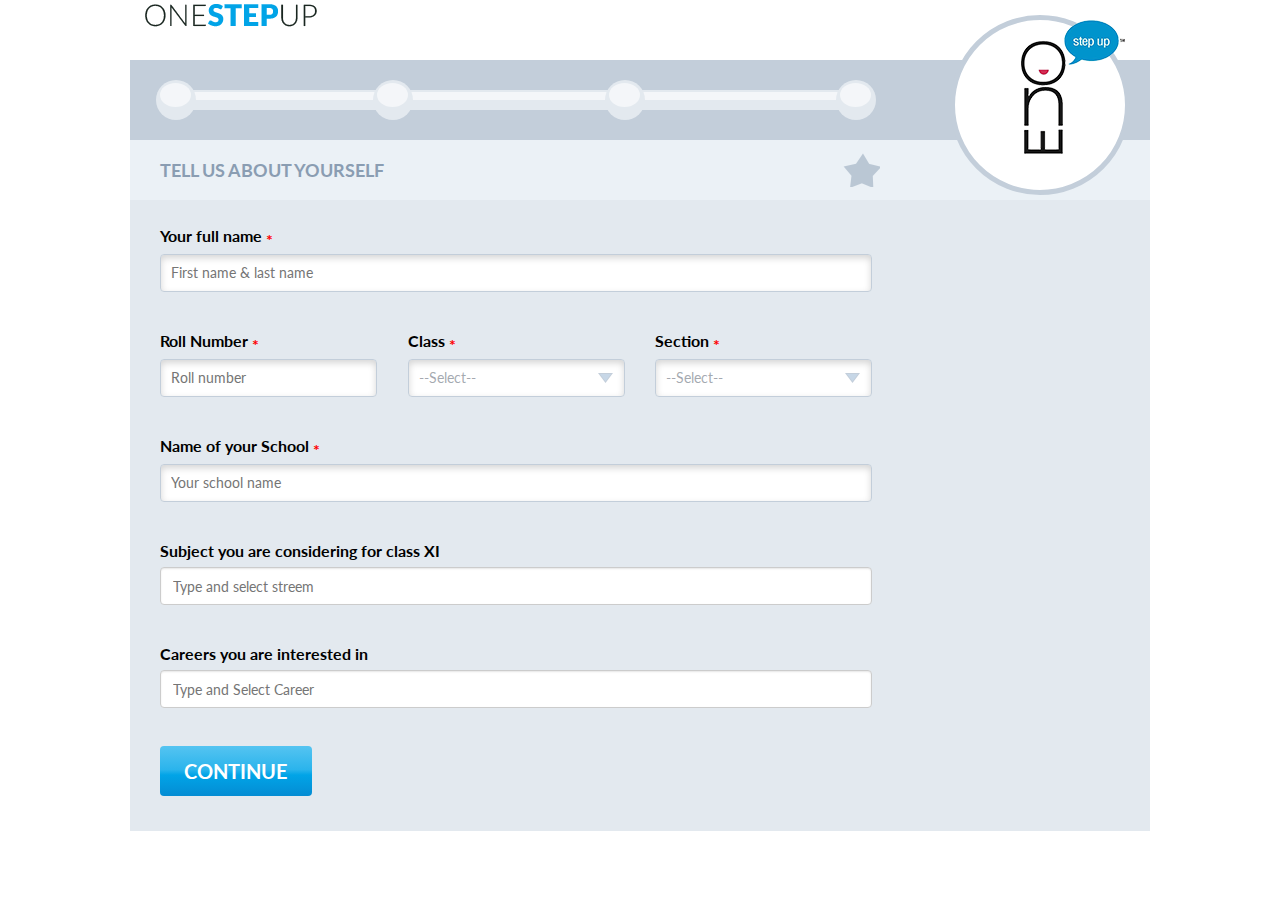
<file: index.html>
<!doctype html>
<html class="no-js" lang="">
  <head>
    <meta charset="utf-8">
    <meta http-equiv="x-ua-compatible" content="ie=edge">
    <title>Registration | osu</title>
    <meta name="description" content="">
    <meta name="viewport" content="width=device-width, initial-scale=1">
    <link rel="apple-touch-icon" href="apple-touch-icon.png">
    <!-- Place favicon.ico in the root directory -->
    <link href='https://fonts.googleapis.com/css?family=Lato:400,700' rel='stylesheet' type='text/css'>
    <link rel="stylesheet" href="css/normalize.css">
    <link rel="stylesheet" href="css/style.css">
    <link rel="stylesheet" href="css/media.css">
    <script src="js/vendor/modernizr-2.8.3.min.js"></script>
  </head>
  <body>
    <div class="container gray-bg" id="firstStepRegistration">
      <form action="register-1.html">
        <header>
          <div class="logo">
            <img src="img/logo.png" alt="osu logo">
          </div>
          <div class="progress-bar-style row">
            <div class="col-9">
              <ul class="progress-bar row">
                <!-- Need to toggle classes (progress-started, progress-completed) -->
                <li class="" id="firstStepProgressReg">
                  <span class="circle start"></span>
                  <span class="circle"></span>
                  <span class="progress" style="width: 0%"></span>
                </li>
                <li class="">
                  <span class="circle"></span>
                  <span class="progress"></span>
                </li>
                <li class="">
                  <span class="circle"></span>
                  <span class="progress"></span>
                </li>
              </ul>
            </div>
            <div class="col-3">
              <span class="step-up"></span>
            </div>
          </div>
          <div class="star-progress">
            <div class="col-9 row">
              <h2>Tell us about yourself</h2>
              <span class="star-img" id="firstStepStarReg"><span class="update" style="width:0%"></span></span>
            </div>
          </div>
        </header>
        <div class="fields">
          <div class="row field">
            <div class="col-9">
              <label for="yourFullNameText">Your full name <span class="star">*</span></label>
              <input type="text" class="form-control" id="yourFullNameText" value="" placeholder="First name &amp; last name">
            </div>
            <div class="thumb-up col-3">
              <p class="error"><span>Your name</span>Enter first &amp; last name</p>
              <img src="img/thumb-up.png" alt="Thumb up">
            </div>
          </div>
          <div class="row field fields-group">
            <div class="col-3">
              <label for="rollNumberText">Roll Number <span class="star">*</span></label>
              <input type="number" class="form-control" id="rollNumberText" value="" placeholder="Roll number">
            </div>
            <div class="col-3">
              <label for="classSelect">Class <span class="star">*</span></label>
              <select id="classSelect" class="form-control">
                <option disabled selected>--Select--</option>
                <option value="xi">XI</option>
                <option value="xii">XII</option>
              </select>
            </div>
            <div class="col-3">
              <label for="sectionSelect">Section <span class="star">*</span></label>
              <select id="sectionSelect" class="form-control">
                <option disabled selected>--Select--</option>
                <option value="a">A</option>
                <option value="b">B</option>
              </select>
            </div>
            <div class="thumb-up col-3">
              <p class="error"><span>Roll No, Class, Section</span>Enter roll number &amp; Select class, section</p>
              <img src="img/thumb-up.png" alt="Thumb up">
            </div>
          </div>
          <div class="row field">
            <div class="col-9">
              <label for="yourSchoolText">Name of your School <span class="star">*</span></label>
              <input type="text" class="form-control" id="yourSchoolText" value="" placeholder="Your school name">
            </div>
            <div class="thumb-up col-3">
              <p class="error"><span>School</span>Enter name of your school</p>
              <img src="img/thumb-up.png" alt="Thumb up">
            </div>
          </div>
          <div class="row field thumb-align">
            <div class="col-9">
              <label for="">Subject you are considering for class XI </label>
              <input type="text" class="form-control" id="xiSubjectConsiderSelect" placeholder="Type and select streem">
              <ul class="subjects" id="xiConsiderSubjectAdded"></ul>
              <input type="text" class="form-control" id="xiSubjectConsiderText" placeholder="Type and select addional subjects">
            </div>
            <div class="thumb-up col-3">
              <img src="img/thumb-up.png" alt="Thumb up">
            </div>
          </div>
          <div class="row field thumb-align">
            <div class="col-9 career-interested">
              <label for="careersInterestedInText">Careers you are interested in</label>
              <input type="text" class="form-control" id="careersInterestedInText" placeholder="Type and Select Career">
              <ul class="interested-list-tag" id="careersInterestedInAddedTag">
              </ul>

              <ul class="interested-List" id="careersInterestedInAdded"> </ul>
            </div>
            <div class="thumb-up col-3">
              <img src="img/thumb-up.png" alt="Thumb up">
            </div>
          </div>
          <div class="action">  
            <button class="btn btn-primary" id="firstStepRegistrationBtn">Continue</button>
          </div>
        </div>
      </form>
    </div>
    <script src="js/vendor/jquery-1.12.0.min.js"></script>
      <script>window.jQuery || document.write('<script src="js/vendor/jquery-1.12.0.min.js"><\/script>')</script>
      <script src="js/plugins.js"></script>
      <script src="js/vendor/jquery.easy-autocomplete.js"></script>
    <script src="js/main.js"></script>
    
  </body>
</html>
</file>
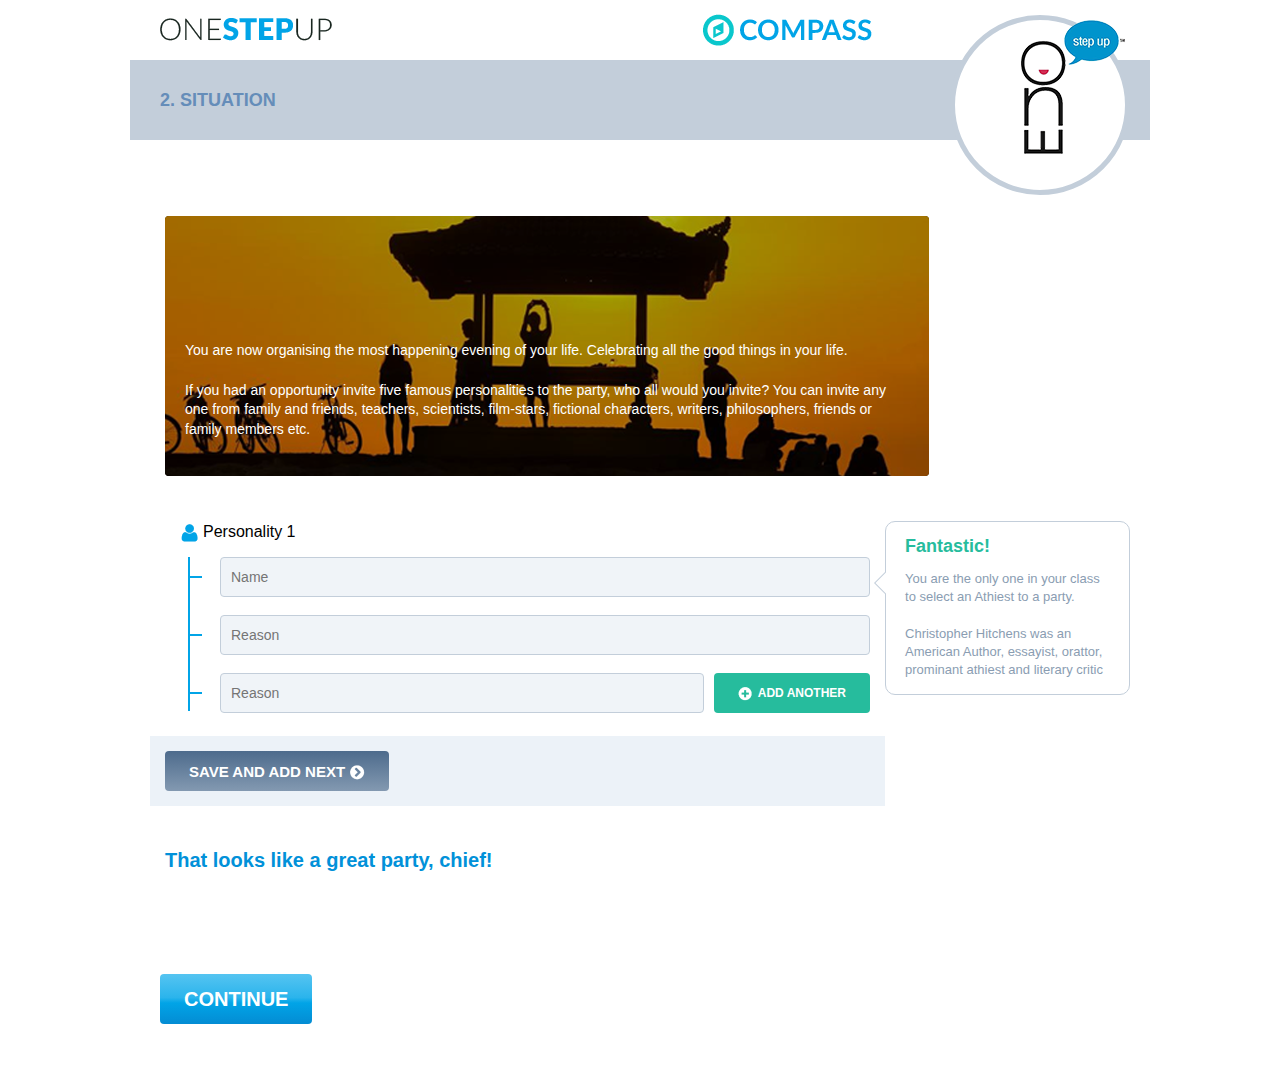
<file: compass-1.html>
<!doctype html>
<html class="no-js" lang="">
  <head>
    <meta charset="utf-8">
    <meta http-equiv="x-ua-compatible" content="ie=edge">
    <title>Compass | osu</title>
    <meta name="description" content="">
    <meta name="viewport" content="width=device-width, initial-scale=1">
    <link rel="apple-touch-icon" href="apple-touch-icon.png">
    <!-- Place favicon.ico in the root directory -->
    <!-- <link href='https://fonts.googleapis.com/css?family=Lato:400,700' rel='stylesheet' type='text/css'> -->
    <link rel="stylesheet" href="css/normalize.css">
    <link rel="stylesheet" href="css/style.css">
    <link rel="stylesheet" href="css/media.css">
    <script src="js/vendor/modernizr-2.8.3.min.js"></script>
  </head>
  <body>
    <div class="container anchor-wrap-content" id="firstStepFeedback">
      <form action="compass-2.html">
        <header>
          <div class="row logo">
            <div class="col-9">
              <img src="img/logo.png" alt="osu logo">  
              <img src="img/compass.png" alt="compass logo" class="compass">  
            </div>
          </div>
          <div class="progress-bar-style row">
            <div class="col-9">
                <h2>2. Situation</h2>
            </div>
            <div class="col-3">
              <span class="step-up"></span>
            </div>
          </div>
        </header>
        <div class="content compasswrap">
          <div class="row field">
            <div class="compass-banner">
              <img src="img/compass-banner.png" alt="compass banner">
              <div class="banner-content">
                <p>You are now organising the most happening evening of your life. Celebrating all the good things in your life.</p>
                <p>If you had an opportunity invite five famous personalities to the party, who all would you invite? You can invite any one from family and friends, teachers, scientists, film-stars, fictional characters, writers, philosophers,  friends or family members etc.</p>  
              </div>              
            </div>
          </div>
          <div class="add-personality-wrap" id="addPersonalityWrap">
            <!-- item repeat -->
            <!-- <div class="add-personality">
              <div class="row field">
                <div class="col-9">
                  <label for=""><span class="pro-icon"></span>Personality 1</label>
                  <ul>
                    <li><input type="text" class="form-control" placeholder="Name" id="personalityNameOne"></li>
                    <li><input type="text" class="form-control" id="personalityOneReason1" placeholder="Reason 1"></li>
                    <li class="row">
                      <input type="text" class="form-control" id="personalityOneReason2"  placeholder="Reason 2">
                      <button class="btn btn-success" id="addAnotherReason"><span class="plus-icon"></span>Add Another</button>
                    </li>
                  </ul>
                </div>
                <div class="thumb-up col-3">
                  <p class="error"><span>Fantastic!</span>You are the only one in your class to select an Athiest to a party.<br><br> Christopher Hitchens was an American Author, essayist, orattor, prominant athiest and literary critic </p>
                  <img src="img/thumb-up.png" alt="Thumb up">
                </div>
              </div>
              <div class="row">
                <div class="col-9 save-next">
                  <button class="btn btn-save-next">Save and add next<span class="next-icon"></span></button>
                </div>
              </div>
            </div> -->
           

          </div>
          
          <div class="padding msg-success">
            <h4>That looks like a great party, chief!</h4>
          </div>
        </div>
        <div class="action">  
          <button class="btn btn-primary" id="secondStepCompassBtn">Continue</button>
        </div>
      </form>
    </div>
    <script src="js/vendor/jquery-1.12.0.min.js"></script>
      <script>window.jQuery || document.write('<script src="js/vendor/jquery-1.12.0.min.js"><\/script>')</script>
      <script src="js/plugins.js"></script>
      <script src="js/vendor/jquery.easy-autocomplete.js"></script>
    <script src="js/main.js"></script>
    <script src="js/compass-1.js"></script>
    
  </body>
</html>
</file>
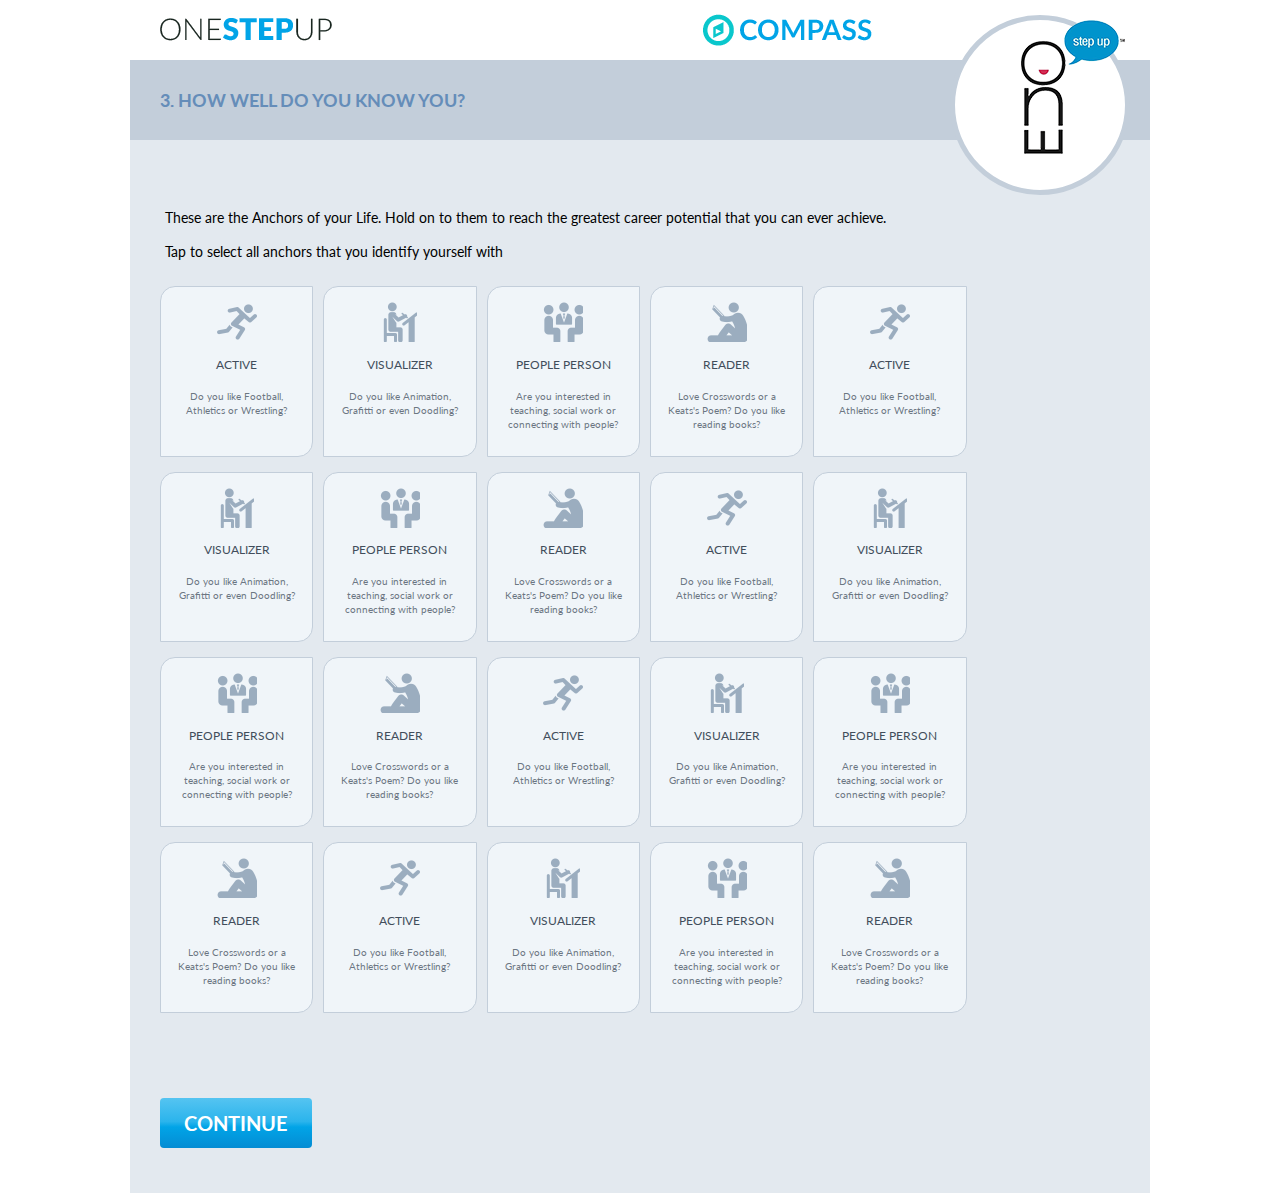
<file: compass-2.html>
<!doctype html>
<html class="no-js" lang="">
  <head>
    <meta charset="utf-8">
    <meta http-equiv="x-ua-compatible" content="ie=edge">
    <title>Compass | osu</title>
    <meta name="description" content="">
    <meta name="viewport" content="width=device-width, initial-scale=1">
    <link rel="apple-touch-icon" href="apple-touch-icon.png">
    <!-- Place favicon.ico in the root directory -->
    <link href='https://fonts.googleapis.com/css?family=Lato:400,700' rel='stylesheet' type='text/css'>
    <link rel="stylesheet" href="css/normalize.css">
    <link rel="stylesheet" href="css/style.css">
    <link rel="stylesheet" href="css/media.css">
    <script src="js/vendor/modernizr-2.8.3.min.js"></script>
  </head>
  <body>
    <div class="container anchor-wrap-content gray-bg" id="firstStepFeedback">
      <form action="compass-3.html">
        <header>
          <div class="row logo">
            <div class="col-9">
              <img src="img/logo.png" alt="osu logo">  
              <img src="img/compass.png" alt="compass logo" class="compass">  
            </div>
          </div>
          <div class="progress-bar-style row">
            <div class="col-9">
                <h2>3. How well do you know you?</h2>
            </div>
            <div class="col-3">
              <span class="step-up"></span>
            </div>
          </div>
          <!-- <div class="star-progress">
            <div class="col-9 row">
              <h2>Tell us about yourself</h2>
            </div>
          </div> -->
        </header>
        <div class="content">
          <div class="padding  anchor-text">
            <p>These are the Anchors of your Life. Hold on to them to reach the greatest career potential that you can ever achieve. </p>
            <p>Tap to select all anchors that you identify yourself with</p>
          </div>
          <ul class="row anchor-list anchor-style" id="anchorListItems">
              <!-- repeatable item -->
              <!-- <li id="activeAnchorItem">
                  <span class="icon active"></span>
                  <span class="name">Active</span>
                  <p>Do you like Football, Athletics or Wrestling?</p>
              </li> -->
             
          </ul>
        </div>
        <div class="action">  
          <button class="btn btn-primary" id="thirdStepCompassBtn">Continue</button>
        </div>
      </form>
    </div>
    <script src="js/vendor/jquery-1.12.0.min.js"></script>
      <script>window.jQuery || document.write('<script src="js/vendor/jquery-1.12.0.min.js"><\/script>')</script>
      <script src="js/plugins.js"></script>
      <script src="js/vendor/jquery.easy-autocomplete.js"></script>
    <script src="js/compass.js"></script>
    
  </body>
</html>
</file>
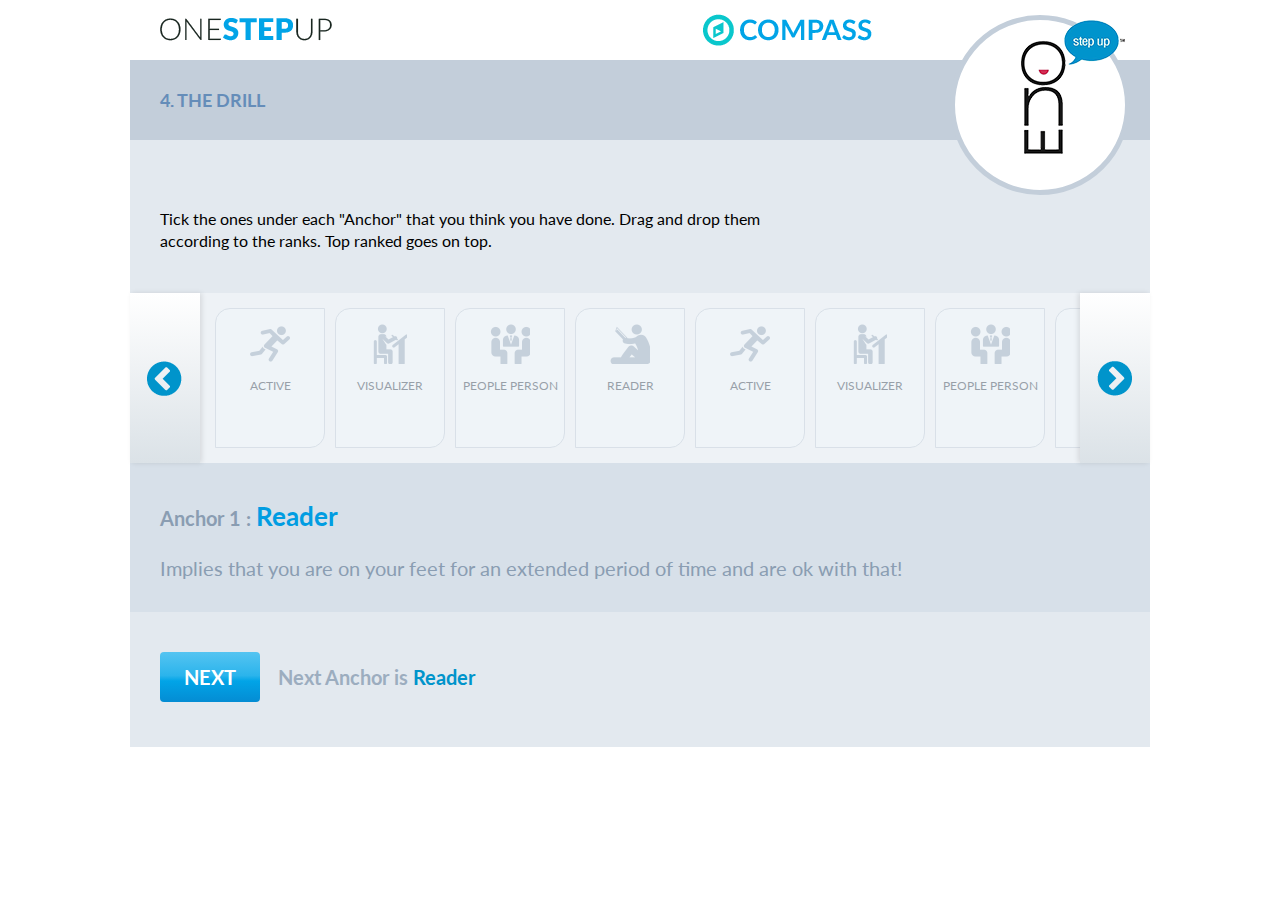
<file: compass-3.html>
<!doctype html>
<html class="no-js" lang="">
  <head>
    <meta charset="utf-8">
    <meta http-equiv="x-ua-compatible" content="ie=edge">
    <title>Compass | osu</title>
    <meta name="description" content="">
    <meta name="viewport" content="width=device-width, initial-scale=1">
    <link rel="apple-touch-icon" href="apple-touch-icon.png">
    <!-- Place favicon.ico in the root directory -->
    <link href='https://fonts.googleapis.com/css?family=Lato:400,700' rel='stylesheet' type='text/css'> 
    <link rel="stylesheet" href="css/normalize.css">
    <link rel="stylesheet" href="css/style.css">
    <link rel="stylesheet" href="css/media.css">
    <script src="js/vendor/modernizr-2.8.3.min.js"></script>
  </head>
  <body>
    <div class="container anchor-wrap-content gray-bg" id="firstStepFeedback">
      <form action="">
        <header>
          <div class="row logo">
            <div class="col-9">
              <img src="img/logo.png" alt="osu logo">  
              <img src="img/compass.png" alt="compass logo" class="compass">  
            </div>
          </div>
          <div class="progress-bar-style row">
            <div class="col-9">
                <h2>4. The Drill</h2>
            </div>
            <div class="col-3">
              <span class="step-up"></span>
            </div>
          </div>
        </header>
        <div class="instruction  anchor-text">
          <p>Tick the ones under each "Anchor" that you think you have done. Drag and drop them according to the ranks. Top ranked goes on top.</p>
        </div>
        <div class="anchor-slider" id="anchorSlider">
          <span class="anchor-arrow"></span>
          <ul class="bxslider anchor-style">
            <!-- li class (done, ignore, active) -->
            <!-- repeatable item -->
              <!--<li class="active">
                  <span class="icon active"></span>
                  <span class="name">Active</span>
                  <span class="yes"></span>
              </li> -->
          </ul>      
        </div> 
        <div class="anchor-detail-section">
          <div class="padding">
            <div class="anchor-des">
              <h2>Anchor 1 : <span id="currentAnchorText">Reader</span></h2>
              <p>Implies that you are on your feet for an extended period of time and are ok with that!</p>
            </div>
            <div class="ranking-block-text">
              <h2>Rank your evidences</h2>
              <p>Click and drag the evidences you have selected to re-order them as you see fit.</p>
            </div>
          </div>
          <ul id="anchorDetails" class="moveableAnchorList anchor-details checkbox-style-1">
            <!-- repeatable item -->
            <!-- <li class="active">
              <input type="checkbox" id="athleticsCheck" checked="checked">
              <label for="athleticsCheck"><span class="icon"></span><span class="count">1</span>Athletics</label>
            </li> -->
          </ul>
        </div>
        <div class="action">  
          <button class="btn btn-back" id="backToAnchor"><span class="icon"></span>Back to <span class="update">Active</span></button>
          <button class="btn btn-primary" id="thirdStepCompassContinueBtn">Continue</button>
          <button class="btn btn-primary lets-ranking-btn" id="letsRankingBTN">Let's Ranking</button>
          <button class="btn btn-primary" id="nextAnchorBtn">Next</button>
          <p id="nextAnchorBlock">Next Anchor is <span class="next" id="nextAnchorText">Reader</span></p>
          <p class="lets-ranking"><button class="lets-ranking-btn">Let's Ranking</button></p>
        </div>
      </form>
    </div>
    <script src="js/vendor/jquery-1.12.0.min.js"></script>
    <script>window.jQuery || document.write('<script src="js/vendor/jquery-1.12.0.min.js"><\/script>')</script>
    <script src="js/plugins.js"></script>
    <script src="js/vendor/jquery.easy-autocomplete.js"></script>
    <script src="js/vendor/jquery.bxslider.min.js"></script>    
    <script src="js/vendor/Sortable.js"></script>
    <script src="js/compass.js"></script>
    <script>
      $('.bxslider').bxSlider({
        slideWidth: 110,
        slideMargin: 10,
        infiniteLoop: false,
        pager: false
      });
    </script>
    
  </body>
</html>
</file>
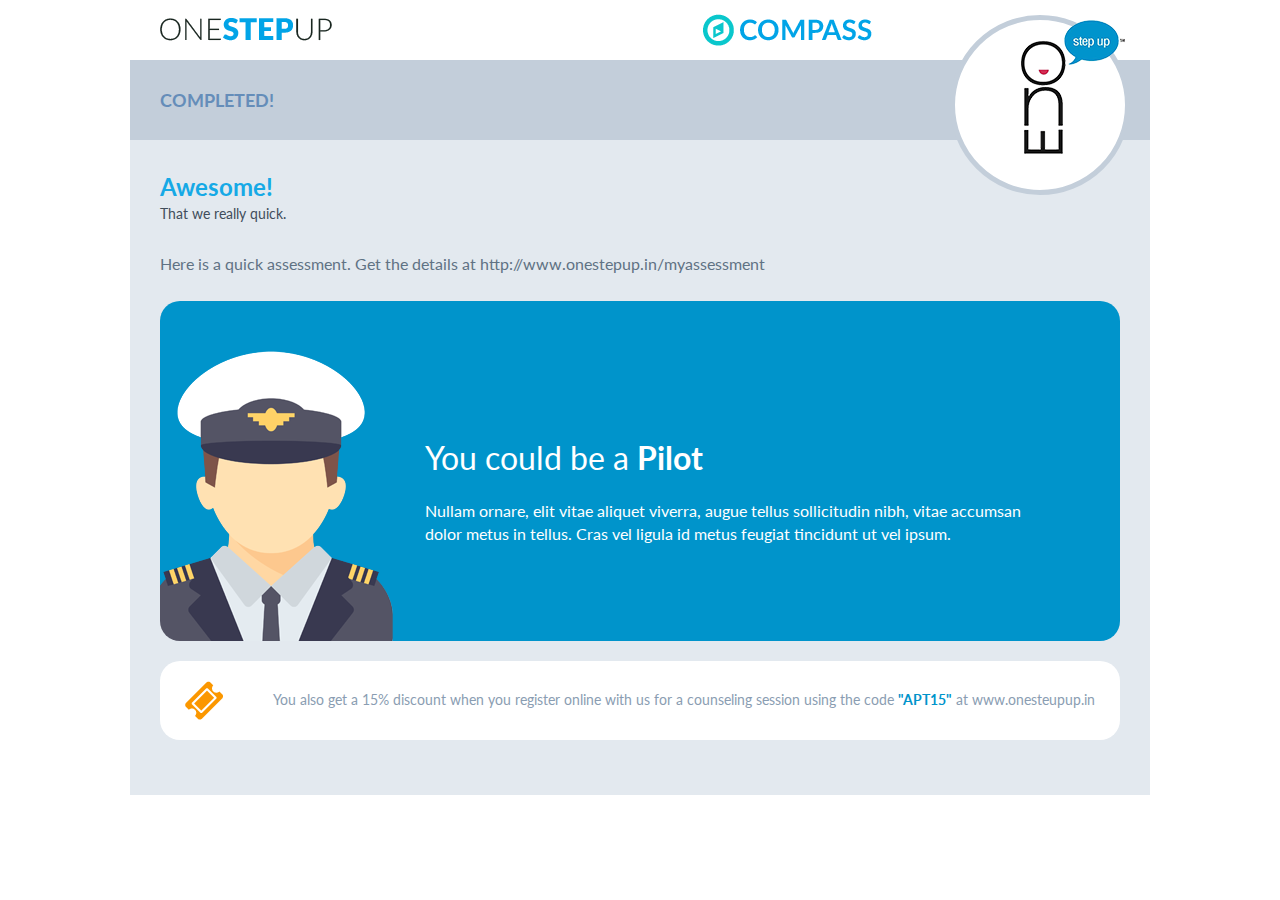
<file: compass-4.html>
<!doctype html>
<html class="no-js" lang="">
  <head>
    <meta charset="utf-8">
    <meta http-equiv="x-ua-compatible" content="ie=edge">
    <title>Compass | osu</title>
    <meta name="description" content="">
    <meta name="viewport" content="width=device-width, initial-scale=1">
    <link rel="apple-touch-icon" href="apple-touch-icon.png">
    <!-- Place favicon.ico in the root directory -->
    <link href='https://fonts.googleapis.com/css?family=Lato:400,700' rel='stylesheet' type='text/css'>
    <link rel="stylesheet" href="css/normalize.css">
    <link rel="stylesheet" href="css/style.css">
    <link rel="stylesheet" href="css/media.css">
    <script src="js/vendor/modernizr-2.8.3.min.js"></script>
  </head>
  <body>
    <div class="container compass-complete gray-bg" id="fourStepFeedback">
      <form action="compass-3.html">
        <header>
          <div class="row logo">
            <div class="col-9">
              <img src="img/logo.png" alt="osu logo">  
              <img src="img/compass.png" alt="compass logo" class="compass">  
            </div>
          </div>
          <div class="progress-bar-style row">
            <div class="col-9">
                <h2>Completed!</h2>
            </div>
            <div class="col-3">
              <span class="step-up"></span>
            </div>
          </div>
          <!-- <div class="star-progress">
            <div class="col-9 row">
              <h2>Tell us about yourself</h2>
            </div>
          </div> -->
        </header>
        <div class="instruction-msg">
          <h2>Awesome!</h2>
          <p>That we really quick.</p>
          <p class="md-text">Here is a quick assessment. Get the details at http://www.onestepup.in/myassessment</p>
        </div>

        <div class="completion-msg">
          <h3>You could be a <span>Pilot</span></h3>
          <p>Nullam ornare, elit vitae aliquet viverra, augue tellus sollicitudin nibh, vitae accumsan dolor metus in tellus. Cras vel ligula id metus feugiat tincidunt ut vel ipsum.</p>
        </div>
        <div class="row special-msg">
          <img src="img/discount-icon.png" alt="special-offer-icon">
          <p>You also get a 15% discount when you register online with us for a counseling session using the code <span class="code">"APT15"</span> at www.onesteupup.in</p>
        </div> 
      </form>
    </div>

    <script src="js/vendor/jquery-1.12.0.min.js"></script>
    <script>window.jQuery || document.write('<script src="js/vendor/jquery-1.12.0.min.js"><\/script>')</script>
    <script src="js/plugins.js"></script>
    <script src="js/vendor/jquery.easy-autocomplete.js"></script>
    <script src="js/vendor/jquery.bxslider.min.js"></script>
    <script src="js/main.js"></script>
    <script>
      $('.bxslider').bxSlider({
        minSlides: 3,
        maxSlides: 5,
        slideWidth: 168,
        slideMargin: 10,
        pager: false
      });
    </script>
    
  </body>
</html>
</file>
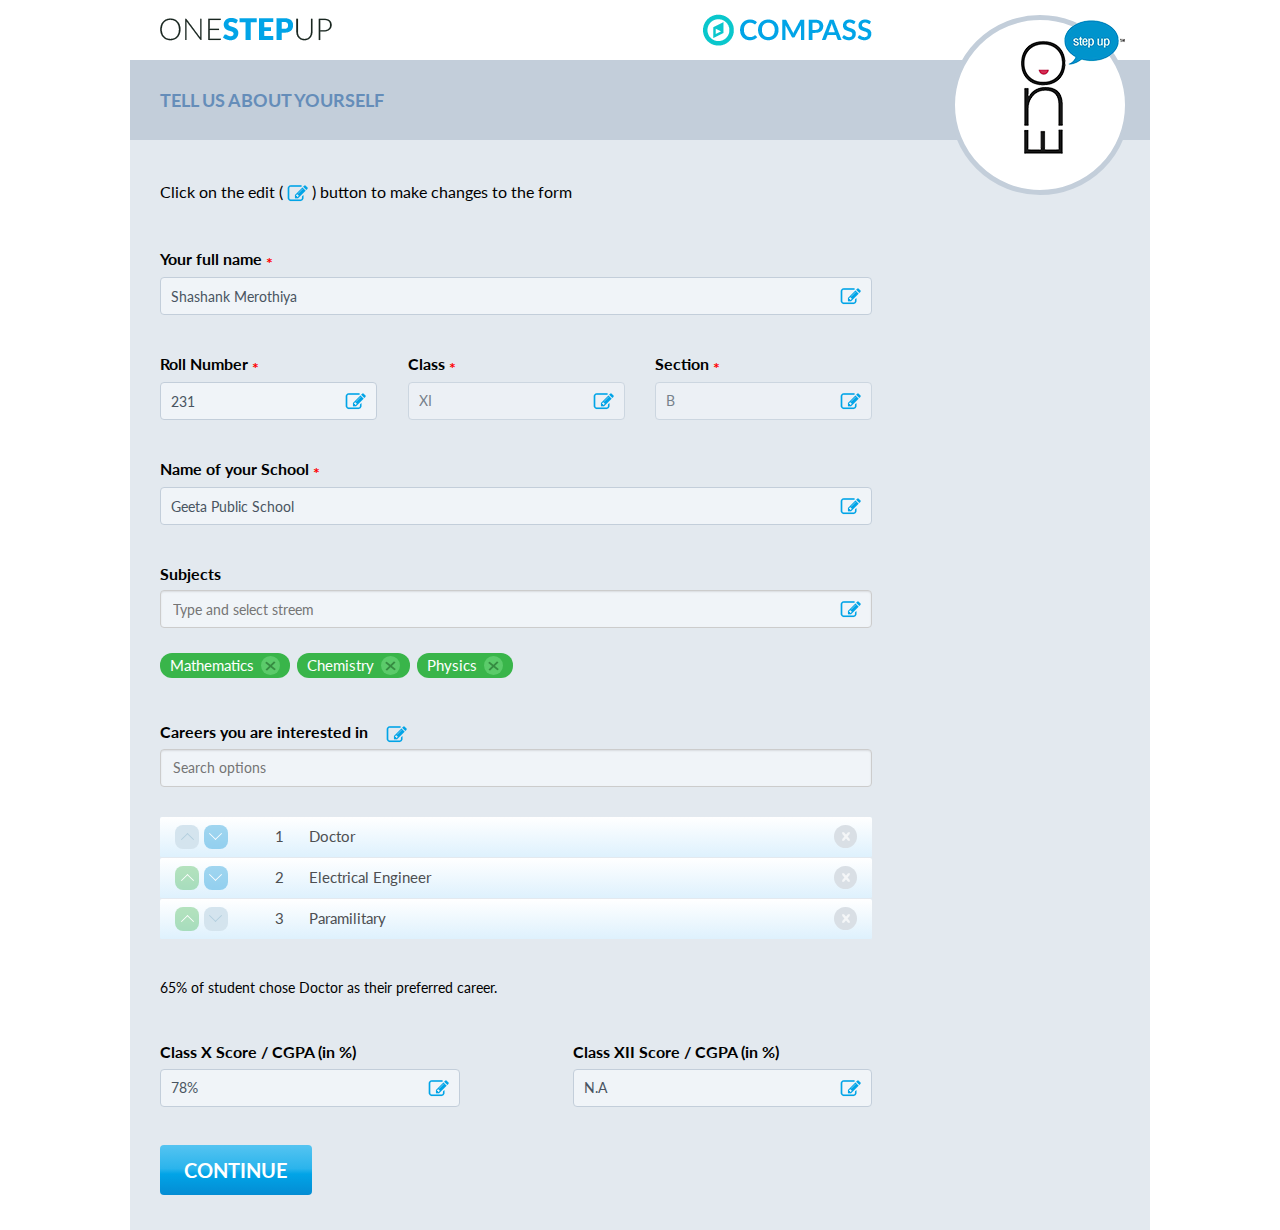
<file: compass.html>
<!doctype html>
<html class="no-js" lang="">
  <head>
    <meta charset="utf-8">
    <meta http-equiv="x-ua-compatible" content="ie=edge">
    <title>Compass | osu</title>
    <meta name="description" content="">
    <meta name="viewport" content="width=device-width, initial-scale=1">
    <link rel="apple-touch-icon" href="apple-touch-icon.png">
    <!-- Place favicon.ico in the root directory -->
    <link href='https://fonts.googleapis.com/css?family=Lato:400,700' rel='stylesheet' type='text/css'>
    <link rel="stylesheet" href="css/normalize.css">
    <link rel="stylesheet" href="css/style.css">
    <link rel="stylesheet" href="css/media.css">
    <script src="js/vendor/modernizr-2.8.3.min.js"></script>
  </head>
  <body>
    <div class="container gray-bg" id="firstStepFeedback">
      <form action="compass-1.html">
        <header>
          <div class="row logo">
            <div class="col-9">
              <img src="img/logo.png" alt="osu logo">  
              <img src="img/compass.png" alt="compass logo" class="compass">  
            </div>
          </div>
          <div class="progress-bar-style row">
            <div class="col-9">
                <h2>Tell us about yourself</h2>
            </div>
            <div class="col-3">
              <span class="step-up"></span>
            </div>
          </div>
          <!-- <div class="star-progress">
            <div class="col-9 row">
              <h2>Tell us about yourself</h2>
            </div>
          </div> -->
        </header>
        <div class="fields">
          <div class="row instruction">
            <p>Click on the edit ( <span class="edit"></span> ) button to make changes to the form</p>
          </div>
          <div class="row field">
            <div class="col-9">
              <label for="yourFullNameTextEdit">Your full name <span class="star">*</span></label>
              <div class="edit-field">
                <input type="text" class="form-control" id="yourFullNameTextEdit" value="Shashank Merothiya" placeholder="First name &amp; last name" disabled="disabled">
                <span class="edit"></span>
              </div>
            </div>
            <div class="thumb-up col-3">
              <p class="error"><span>Your name</span>Enter first &amp; last name</p>  
              <img src="img/thumb-up.png" alt="Thumb up">
            </div>
          </div>
          <div class="row field fields-group">
            <div class="col-3">
              <label for="rollNumberTextEdit">Roll Number <span class="star">*</span></label>
              <div class="edit-field">
                <input type="number" class="form-control" id="rollNumberTextEdit" value="231" placeholder="Roll number" disabled="disabled">  
                <span class="edit"></span>
              </div>
            </div>
            <div class="col-3">
              <label for="classSelectEdit">Class <span class="star">*</span></label>
              <div class="edit-field">
                <select id="classSelectEdit" class="form-control toggle" disabled="disabled">
                  <option disabled selected>--Select--</option>
                  <option value="xi" selected="selected">XI</option>
                  <option value="xii">XII</option>
                </select> 
                <span class="edit"></span>
              </div>
            </div>
            <div class="col-3">
              <label for="sectionSelectEdit">Section <span class="star">*</span></label>
              <div class="edit-field">
                <select id="sectionSelectEdit" class="form-control toggle" disabled="disabled">
                  <option disabled selected>--Select--</option>
                  <option value="a">A</option>
                  <option value="b" selected="selected">B</option>
                </select>
                <span class="edit"></span>
              </div>
            </div>
            <div class="thumb-up col-3">
              <p class="error"><span>Roll No, Class, Section</span>Enter roll number &amp; Select class, section</p>
              <img src="img/thumb-up.png" alt="Thumb up">
            </div>
          </div>
          <div class="row field">
            <div class="col-9">
              <label for="yourSchoolTextEdit">Name of your School <span class="star">*</span></label>
              <div class="edit-field">
                <input type="text" class="form-control" id="yourSchoolTextEdit" value="Geeta Public School" placeholder="Your school name" disabled="disabled">
                <span class="edit"></span>
              </div>
            </div>
            <div class="thumb-up col-3">
              <p class="error"><span>School</span>Enter name of your school</p>
              <img src="img/thumb-up.png" alt="Thumb up">
            </div>
          </div>
          <div class="row field thumb-align">
            <div class="col-9">
              <label for="xiSubjectConsiderText">Subjects </label>
              <div class="edit-field">
                <input type="text" class="form-control" id="xiSubjectConsiderSelect" placeholder="Type and select streem" disabled="disabled">
                <span class="edit"></span>
              </div>
              <ul class="subjects" id="xiConsiderSubjectAdded">
                <li>Mathematics <span class="close"></span></li>
                <li>Chemistry <span class="close"></span></li>
                <li>Physics <span class="close"></span></li>
              </ul>
              <input type="text" class="form-control" id="xiSubjectConsiderText" placeholder="Type and select addional subjects">
            </div>
            <div class="thumb-up col-3">
              <img src="img/thumb-up.png" alt="Thumb up">
            </div>
          </div>
          <div class="row field thumb-align">
            <div class="col-9">
              <label for="careersInterestedInText" id="careersInterestedInLabel">Careers you are interested in <span class="edit"></span></label>
              <input type="text" class="form-control" id="careersInterestedInText" placeholder="Search options" disabled="disabled" >
              <ul class="interested-List disabled" id="careersInterestedInAdded"> 
                <li class="row"><span class="pull-first"></span><span class="pull-second"></span> <span class="count">1</span><span class="text">Doctor</span><span class="close"></span></li>
                <li class="row"><span class="pull-first"></span><span class="pull-second"></span> <span class="count">2</span><span class="text">Electrical Engineer</span><span class="close"></span></li>
                <li class="row"><span class="pull-first"></span><span class="pull-second"></span> <span class="count">3</span><span class="text">Paramilitary</span><span class="close"></span></li>
              </ul>
            </div>
            <div class="thumb-up col-3">
              <img src="img/thumb-up.png" alt="Thumb up">
            </div>
          </div>
          <p class="pref-career">65% of student chose Doctor as their preferred career.</p>
          <div class="row field class-score">
            <div class="col-4">
              <label for="">Class X Score / CGPA (in %)</label>
              <div class="edit-field">
                <input type="text" class="form-control" id="" value="78%" disabled="disabled">
                <span class="edit"></span>
              </div>
            </div>
            <div class="col-4">
              <label for="">Class XII Score / CGPA (in %)</label>
              <div class="edit-field">
                <input type="text" class="form-control" id="" value="N.A" disabled="disabled">
                <span class="edit"></span>
              </div>
            </div>
            <div class="thumb-up col-3">
              <img src="img/thumb-up.png" alt="Thumb up">
            </div>
          </div>
          <div class="action">  
            <button class="btn btn-primary" id="firstStepCompassBtn">Continue</button>
          </div>
        </div>
      </form>
    </div>
    <script src="js/vendor/jquery-1.12.0.min.js"></script>
      <script>window.jQuery || document.write('<script src="js/vendor/jquery-1.12.0.min.js"><\/script>')</script>
      <script src="js/plugins.js"></script>
      <script src="js/vendor/jquery.easy-autocomplete.js"></script>
    <script src="js/main.js"></script>
    
  </body>
</html>
</file>
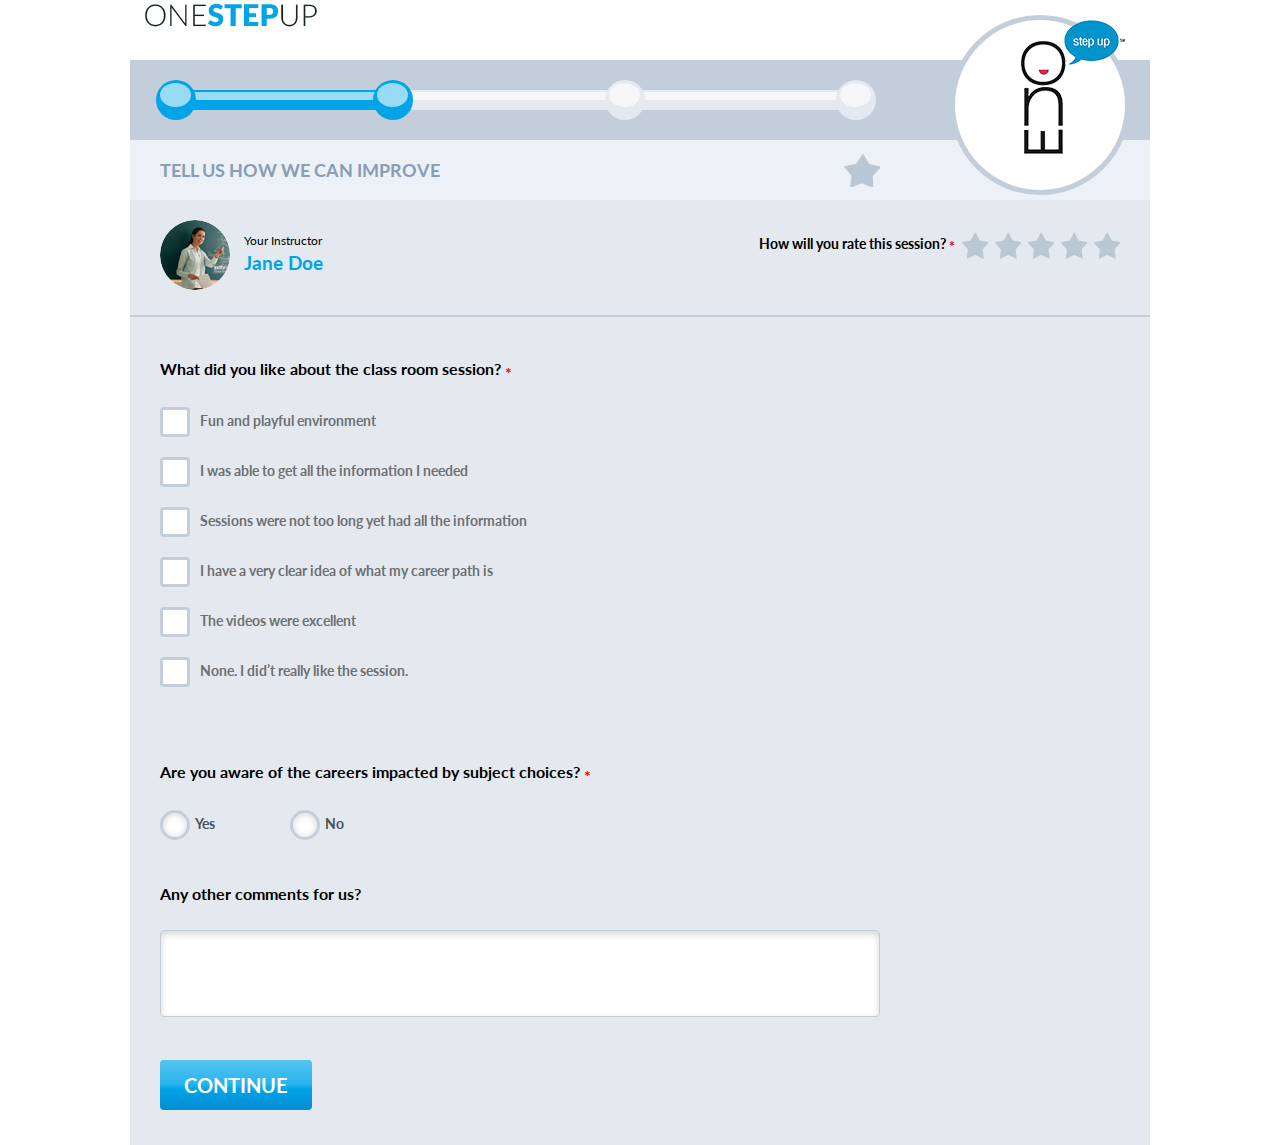
<file: feedback-1.html>
<!doctype html>
<html class="no-js" lang="">
  <head>
    <meta charset="utf-8">
    <meta http-equiv="x-ua-compatible" content="ie=edge">
    <title>Feedback | osu</title>
    <meta name="description" content="">
    <meta name="viewport" content="width=device-width, initial-scale=1">
    <link rel="apple-touch-icon" href="apple-touch-icon.png">
    <!-- Place favicon.ico in the root directory -->
    <link href='https://fonts.googleapis.com/css?family=Lato:400,700' rel='stylesheet' type='text/css'>
    <link rel="stylesheet" href="css/normalize.css">
    <link rel="stylesheet" href="css/style.css">
    <link rel="stylesheet" href="css/media.css">
    <script src="js/vendor/modernizr-2.8.3.min.js"></script>
  </head>
  <body>
    <div class="container gray-bg" id="secondStepFeedback">
      <form action="feedback-2.html">
        <header>
          <div class="logo">
            <img src="img/logo.png" alt="osu logo">
          </div>
          <div class="progress-bar-style row">
            <div class="col-9">
              <ul class="progress-bar row">
                <!-- Need to toggle classes (progress-started, progress-completed) -->
                <li class="progress-completed" id="firstStepProgressReg">
                  <span class="circle start"></span>
                  <span class="circle"></span>
                  <span class="progress" style="width: 100%"></span>
                </li>
                <li class="progress-started" id="secondStepProgressReg">
                  <span class="circle"></span>
                  <span class="progress" style="width: 0%"></span>
                </li>
                <li class="">
                  <span class="circle"></span>
                  <span class="progress"></span>
                </li>
              </ul>
            </div>
            <div class="col-3">
              <span class="step-up"></span>
            </div>
          </div>
          <div class="star-progress">
            <div class="col-9 row">
              <h2>Tell us how we can improve</h2>
              <span class="star-img" id="secondStepStarReg"><span class="update" style="width:0%"></span></span>
            </div>
          </div>
        </header>
        <div class="instructor-rating">
          <div class="row">
            <div class="padding instructor-pro">
              <span class="pic instructor-1"></span>
              <span  class="text">
                Your Instructor <br>
                <span class="name">Jane Doe</span>
              </span>
            </div>
            <div class="padding star-rating-wrap">
              <p class="text">How will you rate this session? <span class="star">*</span></p>
              <div class="star-rating-radio">
                <label for="star1" title="Sucks big time"><input type="radio" id="star1" name="rating" value="1" /></label>
                <label for="star2" title="Kinda bad"><input type="radio" id="star2" name="rating" value="2" /></label>
                <label for="star3" title="Meh"><input type="radio" id="star3" name="rating" value="3" /></label>
                <label for="star4" title="Pretty good"><input type="radio" id="star4" name="rating" value="4" /></label>
                <label for="star5" title="Rocks!" ><input type="radio" id="star5" name="rating" value="5" /></label>
              </div>
              <p class="error"><span>Rating</span>Please select rating</p>
            </div>
          </div>
        </div>
        <div class="fields">
          <div class="row select-options field">
            <div class="col-9">
              <p class="label-text">What did you like about the class room session? <span class="star">*</span></p>
              <div class="checkbox-style" id="didYouLikeClassRoom">
                <input type="checkbox" name="classRoomSession" id="classroomSession_1">
                <label for="classroomSession_1"><span></span>Fun and playful environment</label>
                <input type="checkbox" name="classRoomSession" id="classroomSession_2">
                <label for="classroomSession_2"><span></span>I was able to get all the information I needed</label>
                <input type="checkbox" name="classRoomSession" id="classroomSession_3">
                <label for="classroomSession_3"><span></span>Sessions were not too long yet had all the information</label>
                <input type="checkbox" name="classRoomSession" id="classroomSession_4">
                <label for="classroomSession_4"><span></span>I have a very clear idea of what my career path is</label>
                <input type="checkbox" name="classRoomSession" id="classroomSession_5">
                <label for="classroomSession_5"><span></span>The videos were excellent</label>
                <input type="checkbox" name="classRoomSession" id="classroomSession_6">
                <label for="classroomSession_6"><span></span>None. I did’t really like the session.</label>
              </div>
            </div>
            <div class="thumb-up col-3">
              <p class="error"><span>What did you..</span>Please select options</p>
              <img src="img/thumb-up.png" alt="Thumb up">
            </div>
          </div>

          <div class="row field" id="notLikeAboutSession">
            <div class="col-9">
              <label for="">Sad to hear that! What did you NOT like about the session? </label>
              <textarea name="" id="" cols="30" rows="3" class="form-control"></textarea>
            </div>
          </div>

          <div class="row field select-options">
            <div class="col-9">
              <p class="label-text">Are you aware of the careers impacted by subject choices? <span class="star">*</span></p>
              <div class="radio-style" id="awareOfTheCarreer">
                <input type="radio" name="careerImpactBySubject" id="careerImpactBySubject_1">
                <label for="careerImpactBySubject_1"><span></span>Yes</label>
                <input type="radio" name="careerImpactBySubject" id="careerImpactBySubject_2">
                <label for="careerImpactBySubject_2"><span></span>No</label>
              </div>
            </div>
            <div class="thumb-up col-3">
              <p class="error"><span>Are you aware..</span>Please select options</p>
              <img src="img/thumb-up.png" alt="Thumb up">
            </div>
          </div>
          
          <div class="padding field" id="anyOtherCommentForUs">
            <div class="col-9">
              <label for="">Any other comments for us?</label>
              <textarea name="" id="" cols="30" rows="3" class="form-control"></textarea>  
            </div>
            <div class="thumb-up col-3">
              <img src="img/thumb-up.png" alt="Thumb up">
            </div>
          </div>

          <div class="action">  
            <button class="btn btn-primary" id="secondStepFeedbackBtn">Continue</button>
          </div>
        </div>
      </form>
    </div>
    <script src="js/vendor/jquery-1.12.0.min.js"></script>
      <script>window.jQuery || document.write('<script src="js/vendor/jquery-1.12.0.min.js"><\/script>')</script>
      <script src="js/plugins.js"></script>
      <script src="js/vendor/jquery.easy-autocomplete.js"></script>
    <script src="js/main.js"></script>
    
  </body>
</html>
</file>
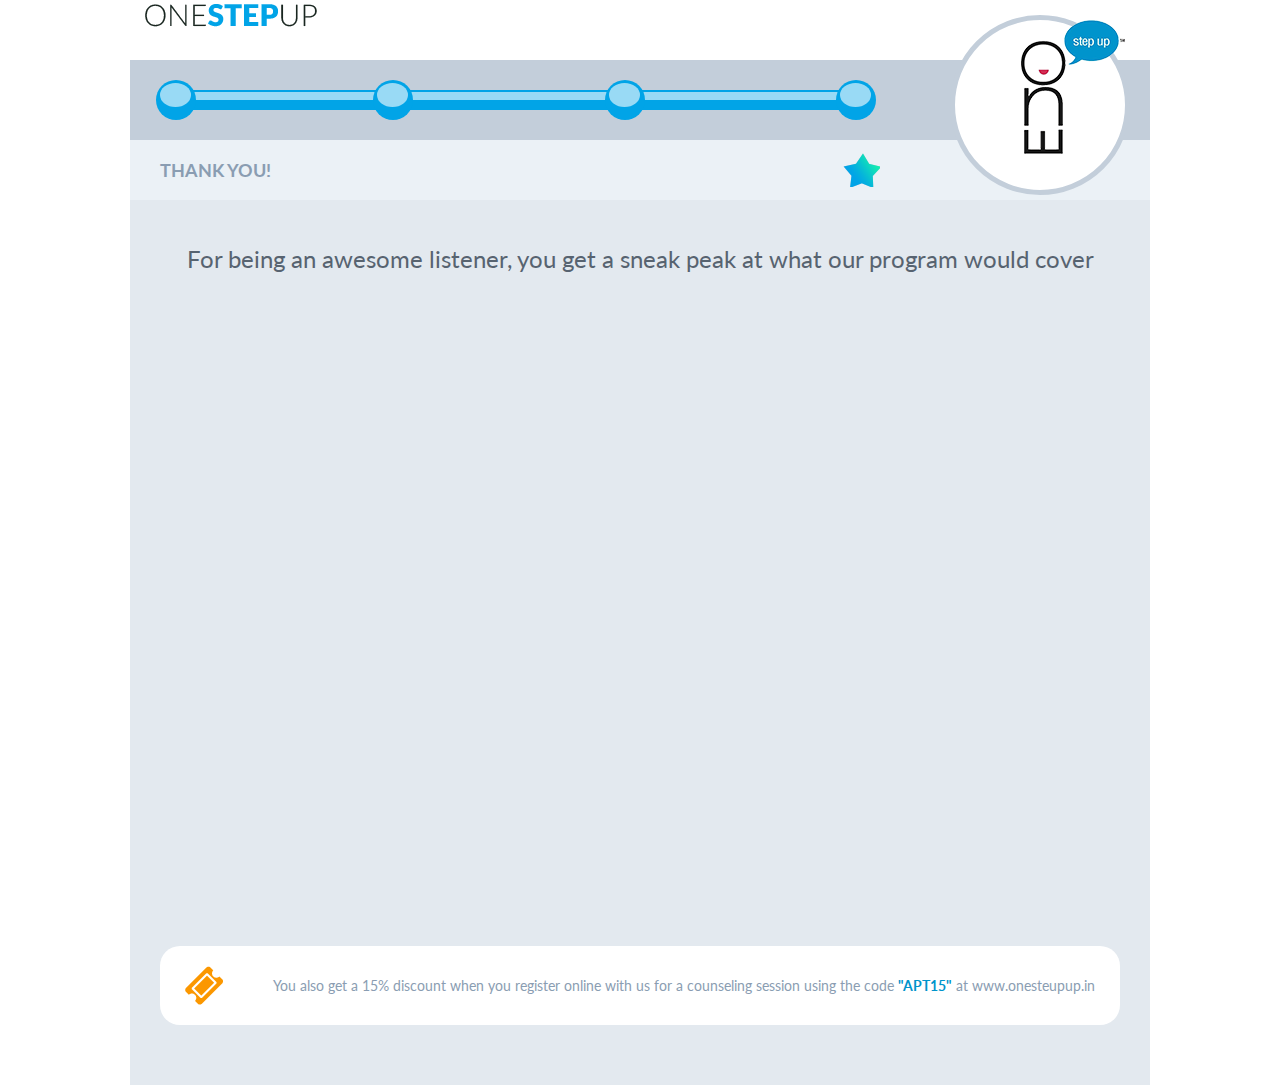
<file: feedback-2.html>
<!doctype html>
<html class="no-js" lang="">
  <head>
    <meta charset="utf-8">
    <meta http-equiv="x-ua-compatible" content="ie=edge">
    <title>Feedback | osu</title>
    <meta name="description" content="">
    <meta name="viewport" content="width=device-width, initial-scale=1">
    <link rel="apple-touch-icon" href="apple-touch-icon.png">
    <!-- Place favicon.ico in the root directory -->
    <link href='https://fonts.googleapis.com/css?family=Lato:400,700' rel='stylesheet' type='text/css'>
    <link rel="stylesheet" href="css/normalize.css">
    <link rel="stylesheet" href="css/style.css">
    <link rel="stylesheet" href="css/media.css">
    <script src="js/vendor/modernizr-2.8.3.min.js"></script>
  </head>
  <body>
    <div class="container gray-bg" id="thirdStepFeedback">
      <form action="">
        <header>
          <div class="logo">
            <img src="img/logo.png" alt="osu logo">
          </div>
          <div class="progress-bar-style row">
            <div class="col-9">
              <ul class="progress-bar row">
                <!-- Need to toggle classes (progress-started, progress-completed) -->
                <li class="progress-completed" id="firstStepProgressReg">
                  <span class="circle start"></span>
                  <span class="circle"></span>
                  <span class="progress" style="width: 100%"></span>
                </li>
                <li class="progress-completed" id="secondStepProgressReg">
                  <span class="circle"></span>
                  <span class="progress" style="width: 100%"></span>
                </li>
                <li class="progress-completed" id="thirdStepProgressReg">
                  <span class="circle"></span>
                  <span class="progress" style="width: 100%"></span>
                </li>
              </ul>
            </div>
            <div class="col-3">
              <span class="step-up"></span>
            </div>
          </div>
          <div class="star-progress">
            <div class="col-9 row">
              <h2>Thank you!</h2>
              <span class="star-img" id="thirdStepStarReg"><span class="update" style="width:100%"></span></span>
            </div>
          </div>
        </header>
        <div class="padding video-heading">
          <h3>For being an awesome listener, you get a sneak peak at what our program would cover</h3>
        </div>
        <div class="video-wrap">
          <iframe width="560" height="315" src="https://www.youtube.com/embed/PqHg_hvoETs?list=PLlSqH-JRkEfgDio6revfbBfwWhlpary5_" frameborder="0" allowfullscreen></iframe>
        </div>
        <div class="row special-msg">
          <img src="img/discount-icon.png" alt="special-offer-icon">
          <p>You also get a 15% discount when you register online with us for a counseling session using the code <span class="code">"APT15"</span> at www.onesteupup.in</p>
        </div>  
      </form>
    </div>
    <script src="js/vendor/jquery-1.12.0.min.js"></script>
      <script>window.jQuery || document.write('<script src="js/vendor/jquery-1.12.0.min.js"><\/script>')</script>
      <script src="js/plugins.js"></script>
      <script src="js/vendor/jquery.easy-autocomplete.js"></script>
    <script src="js/main.js"></script>
    
  </body>
</html>
</file>
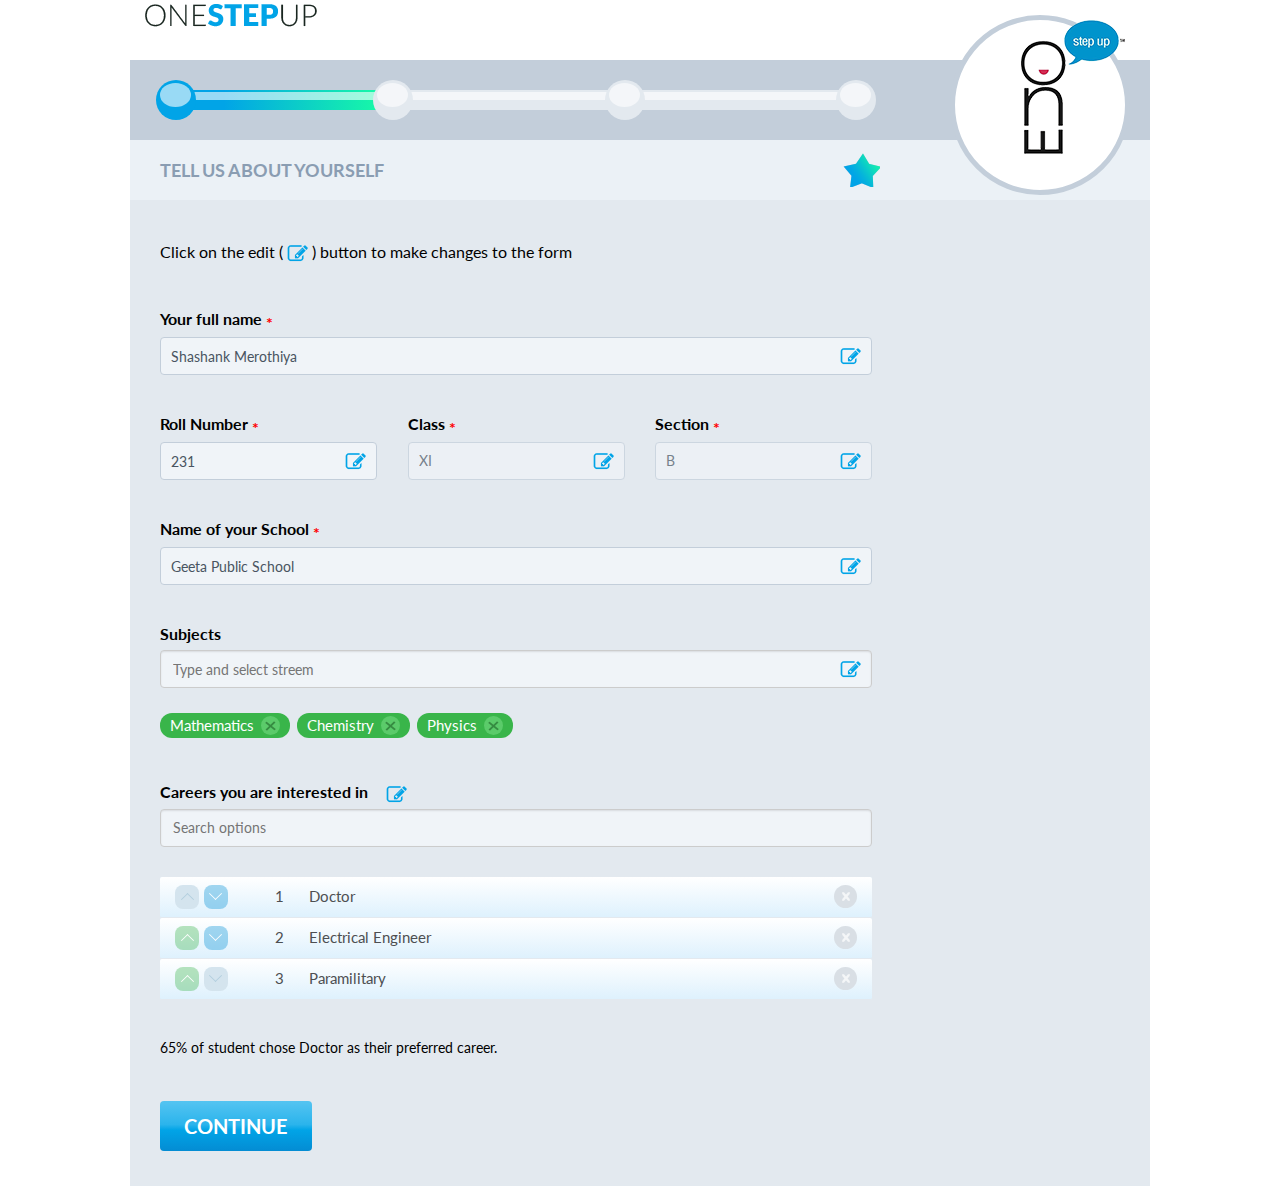
<file: feedback.html>
<!doctype html>
<html class="no-js" lang="">
  <head>
    <meta charset="utf-8">
    <meta http-equiv="x-ua-compatible" content="ie=edge">
    <title>Registration | osu</title>
    <meta name="description" content="">
    <meta name="viewport" content="width=device-width, initial-scale=1">
    <link rel="apple-touch-icon" href="apple-touch-icon.png">
    <!-- Place favicon.ico in the root directory -->
    <link href='https://fonts.googleapis.com/css?family=Lato:400,700' rel='stylesheet' type='text/css'>
    <link rel="stylesheet" href="css/normalize.css">
    <link rel="stylesheet" href="css/style.css">
    <link rel="stylesheet" href="css/media.css">
    <script src="js/vendor/modernizr-2.8.3.min.js"></script>
  </head>
  <body>
    <div class="container gray-bg" id="firstStepFeedback">
      <form action="feedback-1.html">
        <header>
          <div class="logo">
            <img src="img/logo.png" alt="osu logo">
          </div>
          <div class="progress-bar-style row">
            <div class="col-9">
              <ul class="progress-bar row">
                <!-- Need to toggle classes (progress-started, progress-completed) -->
                <li class="progress-started" id="firstStepProgressReg">
                  <span class="circle start"></span>
                  <span class="circle"></span>
                  <span class="progress" style="width: 100%"></span>
                </li>
                <li class="">
                  <span class="circle"></span>
                  <span class="progress"></span>
                </li>
                <li class="">
                  <span class="circle"></span>
                  <span class="progress"></span>
                </li>
              </ul>
            </div>
            <div class="col-3">
              <span class="step-up"></span>
            </div>
          </div>
          <div class="star-progress">
            <div class="col-9 row">
              <h2>Tell us about yourself</h2>
              <span class="star-img" id="firstStepStarReg"><span class="update" style="width:100%"></span></span>
            </div>
          </div>
        </header>
        <div class="fields">
          <div class="row instruction">
            <p>Click on the edit ( <span class="edit"></span> ) button to make changes to the form</p>
          </div>
          <div class="row field">
            <div class="col-9">
              <label for="yourFullNameTextEdit">Your full name <span class="star">*</span></label>
              <div class="edit-field">
                <input type="text" class="form-control" id="yourFullNameTextEdit" value="Shashank Merothiya" placeholder="First name &amp; last name" disabled="disabled">
                <span class="edit"></span>
              </div>
            </div>
            <div class="thumb-up col-3">
              <p class="error"><span>Your name</span>Enter first &amp; last name</p>  
              <img src="img/thumb-up.png" alt="Thumb up">
            </div>
          </div>
          <div class="row field fields-group">
            <div class="col-3">
              <label for="rollNumberTextEdit">Roll Number <span class="star">*</span></label>
              <div class="edit-field">
                <input type="number" class="form-control" id="rollNumberTextEdit" value="231" placeholder="Roll number" disabled="disabled">  
                <span class="edit"></span>
              </div>
            </div>
            <div class="col-3">
              <label for="classSelectEdit">Class <span class="star">*</span></label>
              <div class="edit-field">
                <select id="classSelectEdit" class="form-control toggle" disabled="disabled">
                  <option disabled selected>--Select--</option>
                  <option value="xi" selected="selected">XI</option>
                  <option value="xii">XII</option>
                </select> 
                <span class="edit"></span>
              </div>
            </div>
            <div class="col-3">
              <label for="sectionSelectEdit">Section <span class="star">*</span></label>
              <div class="edit-field">
                <select id="sectionSelectEdit" class="form-control toggle" disabled="disabled">
                  <option disabled selected>--Select--</option>
                  <option value="a">A</option>
                  <option value="b" selected="selected">B</option>
                </select>
                <span class="edit"></span>
              </div>
            </div>
            <div class="thumb-up col-3">
              <p class="error"><span>Roll No, Class, Section</span>Enter roll number &amp; Select class, section</p>
              <img src="img/thumb-up.png" alt="Thumb up">
            </div>
          </div>
          <div class="row field">
            <div class="col-9">
              <label for="yourSchoolTextEdit">Name of your School <span class="star">*</span></label>
              <div class="edit-field">
                <input type="text" class="form-control" id="yourSchoolTextEdit" value="Geeta Public School" placeholder="Your school name" disabled="disabled">
                <span class="edit"></span>
              </div>
            </div>
            <div class="thumb-up col-3">
              <p class="error"><span>School</span>Enter name of your school</p>
              <img src="img/thumb-up.png" alt="Thumb up">
            </div>
          </div>
          <div class="row field thumb-align">
            <div class="col-9">
              <label for="xiSubjectConsiderText">Subjects </label>
              <div class="edit-field">
                <input type="text" class="form-control" id="xiSubjectConsiderSelect" placeholder="Type and select streem" disabled="disabled">
                <span class="edit"></span>
              </div>
              <ul class="subjects" id="xiConsiderSubjectAdded">
                <li>Mathematics <span class="close"></span></li>
                <li>Chemistry <span class="close"></span></li>
                <li>Physics <span class="close"></span></li>
              </ul>
              <input type="text" class="form-control" id="xiSubjectConsiderText" placeholder="Type and select addional subjects">
            </div>
            <div class="thumb-up col-3">
              <img src="img/thumb-up.png" alt="Thumb up">
            </div>
          </div>
          <div class="row field thumb-align">
            <div class="col-9">
              <label for="careersInterestedInText" id="careersInterestedInLabel">Careers you are interested in <span class="edit"></span></label>
              <input type="text" class="form-control" id="careersInterestedInText" placeholder="Search options" disabled="disabled" >
              <ul class="interested-List disabled" id="careersInterestedInAdded"> 
                <li class="row"><span class="pull-first"></span><span class="pull-second"></span> <span class="count">1</span><span class="text">Doctor</span><span class="close"></span></li>
                <li class="row"><span class="pull-first"></span><span class="pull-second"></span> <span class="count">2</span><span class="text">Electrical Engineer</span><span class="close"></span></li>
                <li class="row"><span class="pull-first"></span><span class="pull-second"></span> <span class="count">3</span><span class="text">Paramilitary</span><span class="close"></span></li>
              </ul>
            </div>
            <div class="thumb-up col-3">
              <img src="img/thumb-up.png" alt="Thumb up">
            </div>
          </div>
          <p class="pref-career">65% of student chose Doctor as their preferred career.</p>
          <div class="action">  
            <button class="btn btn-primary" id="firstStepFeedbackBtn">Continue</button>
          </div>
        </div>
      </form>
    </div>
    <script src="js/vendor/jquery-1.12.0.min.js"></script>
      <script>window.jQuery || document.write('<script src="js/vendor/jquery-1.12.0.min.js"><\/script>')</script>
      <script src="js/plugins.js"></script>
      <script src="js/vendor/jquery.easy-autocomplete.js"></script>
    <script src="js/main.js"></script>
    
  </body>
</html>
</file>
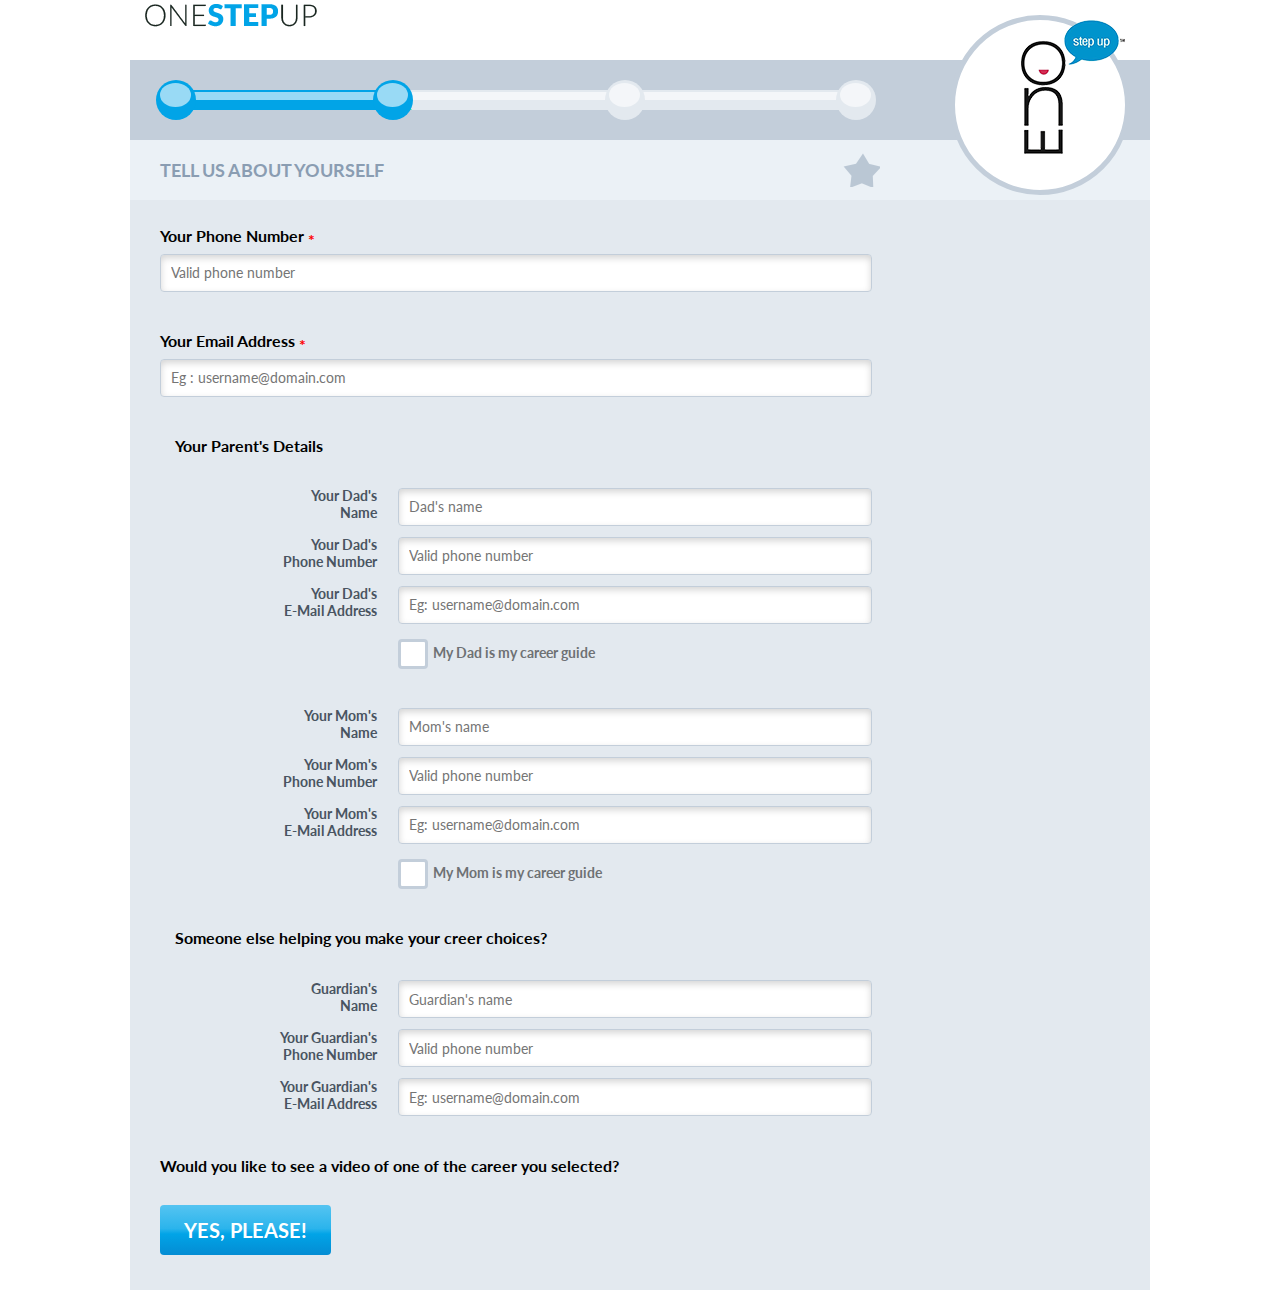
<file: register-1.html>
<!doctype html>
<html class="no-js" lang="">
  <head>
    <meta charset="utf-8">
    <meta http-equiv="x-ua-compatible" content="ie=edge">
    <title>Registration | osu</title>
    <meta name="description" content="">
    <meta name="viewport" content="width=device-width, initial-scale=1">
    <link rel="apple-touch-icon" href="apple-touch-icon.png">
    <!-- Place favicon.ico in the root directory -->
    <link href='https://fonts.googleapis.com/css?family=Lato:400,700' rel='stylesheet' type='text/css'>
    <link rel="stylesheet" href="css/normalize.css">
    <link rel="stylesheet" href="css/style.css">
    <link rel="stylesheet" href="css/media.css">
    <script src="js/vendor/modernizr-2.8.3.min.js"></script>
  </head>
  <body>
    <div class="container gray-bg" id="secondStepRegistration">
      <form action="register-2.html">
        <header>
          <div class="logo">
            <img src="img/logo.png" alt="osu logo">
          </div>
          <div class="progress-bar-style row">
            <div class="col-9">
              <ul class="progress-bar row">
                <!-- Need to toggle classes (progress-started, progress-completed) -->
                <li class="progress-completed" id="firstStepProgressReg">
                  <span class="circle start"></span>
                  <span class="circle"></span>
                  <span class="progress" style="width: 100%"></span>
                </li>
                <li class="progress-started" id="secondStepProgressReg">
                  <span class="circle"></span>
                  <span class="progress" style="width: 0%"></span>
                </li>
                <li class="">
                  <span class="circle"></span>
                  <span class="progress"></span>
                </li>
              </ul>
            </div>
            <div class="col-3">
              <span class="step-up"></span>
            </div>
          </div>
          <div class="star-progress">
            <div class="col-9 row">
              <h2>Tell us about yourself</h2>
              <span class="star-img" id="secondStepStarReg"><span class="update" style="width:0%"></span></span>
            </div>
          </div>
        </header>
        <div class="fields">
          <div class="row field">
            <div class="col-9">
              <label for="yourPhoneNumberText">Your Phone Number <span class="star">*</span></label>
              <input type="tel" class="form-control" id="yourPhoneNumberText" value=""  placeholder="Valid phone number">
            </div>
            <div class="thumb-up col-3">
              <p class="error"><span>Phone number</span>Enter valid phone number</p>
              <img src="img/thumb-up.png" alt="Thumb up">
            </div>
          </div>
          <div class="row field">
            <div class="col-9">
              <label for="yourEmailAddressText">Your Email Address <span class="star">*</span></label>
              <input type="email" class="form-control" id="yourEmailAddressText" value="" placeholder="Eg : username@domain.com">
            </div>
            <div class="thumb-up col-3">
              <img src="img/thumb-up.png" alt="Thumb up">
              <p class="error"><span>Email address</span>Enter valid email address</p>
            </div>
          </div>
          <div class="parents-details" id="dadCareerGuideFields">
              <h3>Your Parent's Details</h3>
              <div class="row field">
                <div class="row col-9 group">
                  <label for="dadNameText">Your Dad's <br>Name</label>  
                  <input type="text" class="form-control" id="dadNameText" placeholder="Dad's name">  
                </div>
                <div class="thumb-up col-3">
                  <img src="img/thumb-up.png" alt="Thumb up">
                </div>
              </div>
              <div class="row field">
                <div class="row col-9 group">
                  <label for="dadPhoneNumberText">Your Dad's <br>Phone Number</label>  
                  <input type="tel" class="form-control"  id="dadPhoneNumberText" placeholder="Valid phone number">
                </div>
                <div class="thumb-up col-3">
                  <p class="error"><span>Phone number</span>Enter valid phone number</p>
                  <img src="img/thumb-up.png" alt="Thumb up">
                </div>
              </div>
              <div class="row field">
                <div class="row col-9  group">
                  <label for="dadEmailAddress">Your Dad's <br> E-Mail Address</label>  
                  <input type="email" class="form-control" id="dadEmailAddress" placeholder="Eg: username@domain.com">  
                </div>
                <div class="thumb-up col-3">
                  <p class="error"><span>Email address</span>Enter valid email address</p>
                  <img src="img/thumb-up.png" alt="Thumb up">
                </div>
              </div>
              <div class="field">
                <div class="col-9 checkbox-style">
                  <input type="checkbox" id="dadCareerGuideCheckbox">
                  <label for="dadCareerGuideCheckbox"><span></span>My Dad is my career guide</label>  
                </div>
                <div class="col-3"></div>
              </div>
          </div>
          <div class="parents-details" id="momCareerGuideFields">
            <div class="row field">
              <div class="row col-9 group">
                <label for="momNameText">Your Mom's <br>Name</label> 
                <input type="text" class="form-control" id="momNameText"  placeholder="Mom's name">  
              </div>
              <div class="thumb-up col-3">
                <img src="img/thumb-up.png" alt="Thumb up">
              </div>
            </div>
            <div class="row field">
              <div class="row col-9 group">
                <label for="momPhoneNumberText">Your Mom's <br>Phone Number</label>  
                <input type="tel" class="form-control"  id="momPhoneNumberText" placeholder="Valid phone number">
              </div>
              <div class="thumb-up col-3">
                <p class="error"><span>Phone number</span>Enter valid phone number</p>  
                <img src="img/thumb-up.png" alt="Thumb up">
              </div>
            </div>
            <div class="row field">
              <div class="row col-9 group">
                <label for="momEmailAddress">Your Mom's <br> E-Mail Address</label>  
                <input type="email" class="form-control" id="momEmailAddress" placeholder="Eg: username@domain.com">
              </div>
              <div class="thumb-up col-3">
                <p class="error"><span>Email address</span>Enter valid email address</p>  
                <img src="img/thumb-up.png" alt="Thumb up">
              </div>
            </div>
            <div class="field">
              <div class="col-9 checkbox-style">
                <input type="checkbox" id="momCareerGuideCheckbox">
                <label for="momCareerGuideCheckbox"><span></span>My Mom is my career guide</label>
              </div>
            </div>
          </div>

          <div class="parents-details" id="guadianCareerGuideFields">
            <h3>Someone else helping you make your creer choices?</h3>
            <div class="row field">
              <div class="row col-9 group">
                <label for="guardianNameText">Guardian's <br>Name</label>  
                <input type="text" class="form-control" id="guardianNameText" placeholder="Guardian's name">  
              </div>
              <div class="thumb-up col-3">
                <img src="img/thumb-up.png" alt="Thumb up">
              </div>
            </div>
            <div class="row field">
              <div class="row col-9 group">
                <label for="guardianPhoneNumberText">Your Guardian's <br>Phone Number</label>  
                <input type="tel" class="form-control"  id="guardianPhoneNumberText" placeholder="Valid phone number">
              </div>
              <div class="thumb-up col-3">
                <p class="error"><span>Phone number</span>Enter valid phone number</p>  
                <img src="img/thumb-up.png" alt="Thumb up">
              </div>
            </div>
            <div class="row field">
              <div class="row col-9 group">
                <label for="guardianEmailAddress">Your Guardian's <br> E-Mail Address</label>  
                <input type="email" class="form-control" id="guardianEmailAddress" placeholder="Eg: username@domain.com">
              </div>
              <div class="thumb-up col-3">
                <p class="error"><span>Email address</span>Enter valid email address</p>
                <img src="img/thumb-up.png" alt="Thumb up">
              </div>
            </div>
          </div>
          <p class="label-text padding">Would you like to see a video of one of the career you selected?</p>
          <div class="action">  
            <button class="btn btn-primary" id="secondStepRegistrationBtn">Yes, Please!</button>
          </div>
        </div>
      </form>
    </div>
    <script src="js/vendor/jquery-1.12.0.min.js"></script>
      <script>window.jQuery || document.write('<script src="js/vendor/jquery-1.12.0.min.js"><\/script>')</script>
      <script src="js/plugins.js"></script>
      <script src="js/vendor/jquery.easy-autocomplete.js"></script>
    <script src="js/main.js"></script>
    
  </body>
</html>
</file>
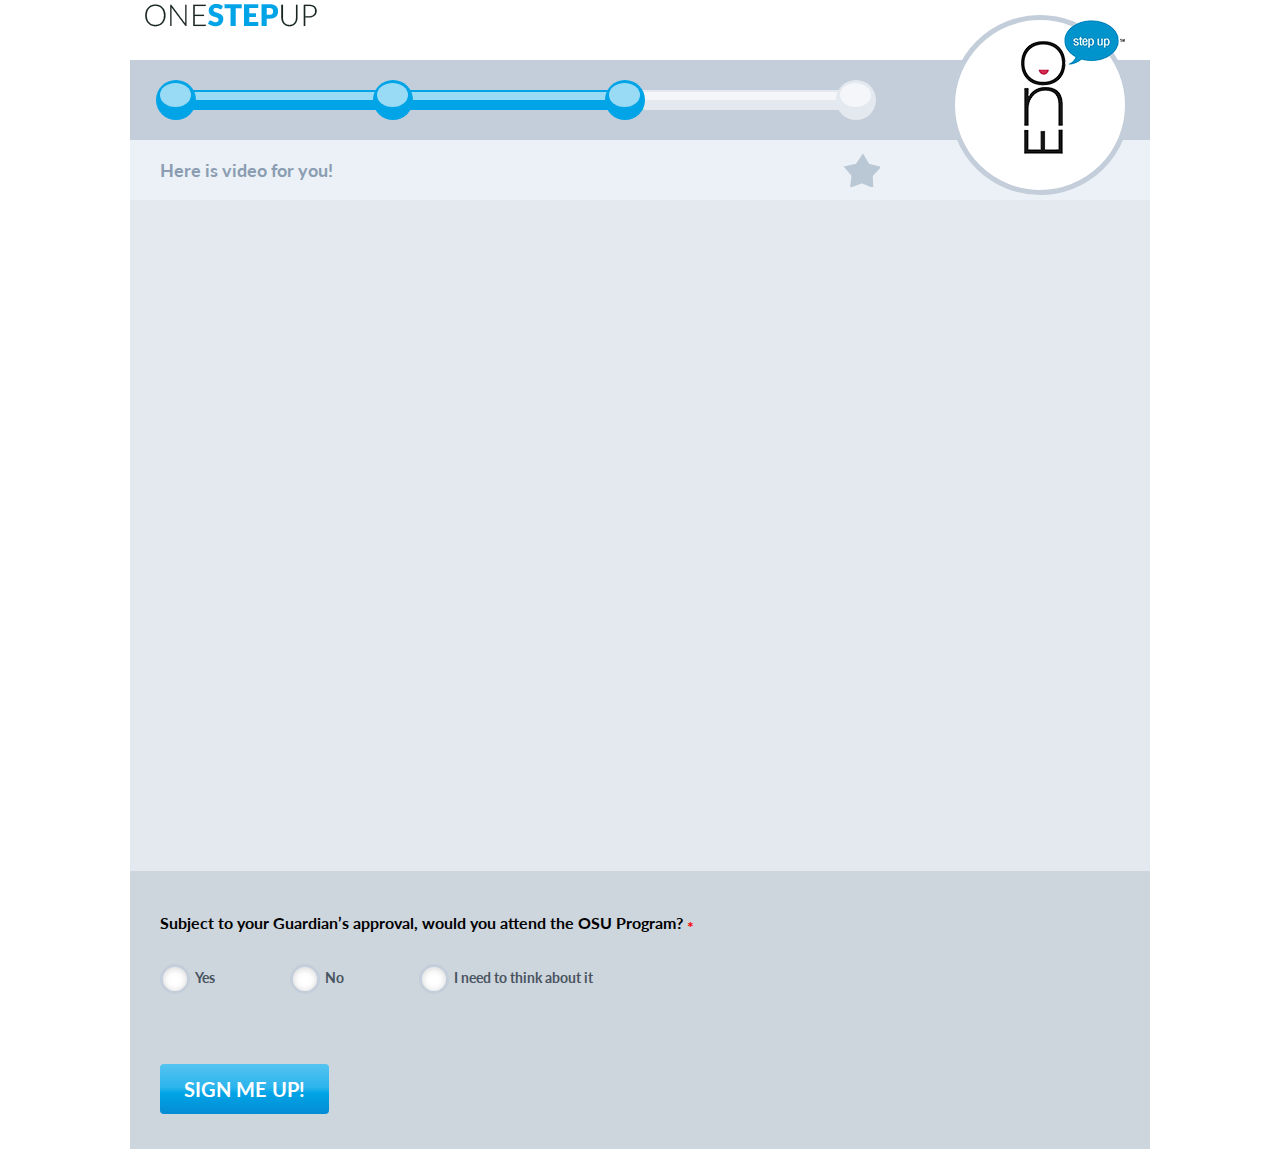
<file: register-2.html>
<!doctype html>
<html class="no-js" lang="">
  <head>
    <meta charset="utf-8">
    <meta http-equiv="x-ua-compatible" content="ie=edge">
    <title>Registration | osu</title>
    <meta name="description" content="">
    <meta name="viewport" content="width=device-width, initial-scale=1">
    <link rel="apple-touch-icon" href="apple-touch-icon.png">
    <!-- Place favicon.ico in the root directory -->
    <link href='https://fonts.googleapis.com/css?family=Lato:400,700' rel='stylesheet' type='text/css'>
    <link rel="stylesheet" href="css/normalize.css">
    <link rel="stylesheet" href="css/style.css">
    <link rel="stylesheet" href="css/media.css">
    <script src="js/vendor/modernizr-2.8.3.min.js"></script>
  </head>
  <body>
    <div class="container gray-bg" id="thirdStepRegistration">
      <form action="hello.html">
        <header>
          <div class="logo">
            <img src="img/logo.png" alt="osu logo">
          </div>
          <div class="progress-bar-style row">
            <div class="col-9">
              <ul class="progress-bar row">
                <!-- Need to toggle classes (progress-started, progress-completed) -->
                <li class="progress-completed" id="firstStepProgressReg">
                  <span class="circle start"></span>
                  <span class="circle"></span>
                  <span class="progress" style="width: 100%"></span>
                </li>
                <li class="progress-completed" id="secondStepProgressReg">
                  <span class="circle"></span>
                  <span class="progress" style="width: 100%"></span>
                </li>
                <li class="progress-started" id="thirdStepProgressReg">
                  <span class="circle"></span>
                  <span class="progress" style="width:0%"></span>
                </li>
              </ul>
            </div>
            <div class="col-3">
              <span class="step-up"></span>
            </div>
          </div>
          <div class="star-progress">
            <div class="col-9 row">
              <h2>Here is video for you!</h2>
              <span class="star-img" id="thirdStepStarReg"><span class="update" style="width:0%"></span></span>
            </div>
          </div>
        </header>
        <div class="video-wrap">
          <iframe width="560" height="315" src="https://www.youtube.com/embed/PqHg_hvoETs?list=PLlSqH-JRkEfgDio6revfbBfwWhlpary5_" frameborder="0" allowfullscreen></iframe>
        </div>
        <div class="fields dark-gray">
          <div class="row field">
            <div class="col-9 radio-style" id="agreeToAttendProgram">
              <p class="label-text">Subject to your Guardian’s approval, would you attend the OSU Program? <span class="star">*</span></p>
              <input type="radio" name="agreeToAttendProgram" id="agreeToAttendProgram-1"> 
              <label for="agreeToAttendProgram-1"><span></span>Yes</label>
              <input type="radio" name="agreeToAttendProgram" id="agreeToAttendProgram-no"> 
              <label for="agreeToAttendProgram-no"><span></span>No</label>
              <input type="radio" name="agreeToAttendProgram" id="agreeToAttendProgram-think"> 
              <label for="agreeToAttendProgram-think"><span></span>I need to think about it</label>
            </div>
            <div class="thumb-up col-3">
              <p class="error"><span>Subject to your ..</span>Please select one option</p>
              <img src="img/thumb-up.png" alt="Thumb up">
            </div>
          </div>
          <div class="action">  
            <button class="btn btn-primary" id="thirdStepRegistrationBtn">Sign Me up!</button>
          </div>
        </div>
      </form>
    </div>
    <script src="js/vendor/jquery-1.12.0.min.js"></script>
      <script>window.jQuery || document.write('<script src="js/vendor/jquery-1.12.0.min.js"><\/script>')</script>
      <script src="js/plugins.js"></script>
      <script src="js/vendor/jquery.easy-autocomplete.js"></script>
    <script src="js/main.js"></script>
    
  </body>
</html>
</file>
<file: css/media.css>
@media only screen and (max-width: 767px) {
	.progress-bar-style .step-up { 
		width: 100px;
	    height: 100px;
	    top: -20px;
	}
	.progress-bar-style .step-up:before {
		width: 74px;
		height: 96px;
		background: url('../img/step-up-small.png') center center no-repeat;
	}

	.error span{
		display: none;
	}
}

@media only screen and (min-width: 768px) {
  .compass-banner {
    margin: 76px 15px 45px;
    width: 78%;
  }

  .anchor-wrap-content .anchor-text {
    margin: 68px 0 25px;
  }

  .anchor-wrap-content .anchor-text p {
      width: 80%;
  }
  
  .anchor-wrap-content .instruction {
  	margin: 68px 0 40px;  
    width: 82%;
  }

  .compass-complete .instruction-msg {
    width: 72%;
    word-break: break-all;
  }

  .anchor-list {
    width: calc(8.33333%*10);
  }
}


@media only screen and (max-width: 730px) {
  .anchor-wrap-content .action p {
    width: 100%;
    margin-top: 20px;
  }
}
</file>
<file: css/style.css>
@import url(easy-autocomplete.css);
@import url(jquery.bxslider.css);
/* @import url(easy-autocomplete.themes.css); */
@import url(main.css);

/* custom style */

body {
    font-family: 'Lato', sans-serif;
    font-weight: 400;
    font-size: 87.5%;
    color: #000000;
}

.container {
    max-width: 1020px;
    width: 100%;
    margin: 0 auto;
    box-sizing: border-box;
    -webkit-box-sizing: border-box;
    -moz-box-sizing: border-box;
}

.col-1 {
  width: calc(8.33333%*1);
}

.col-2 {
  width: calc(8.33333%*2);
}

.col-3 {
  width: calc(8.33333%*3);
}

.col-4 {
  width: calc(8.33333%*4);
}

.col-5 {
  width: calc(8.33333%*5);
}

.col-6 {
  width: calc(8.33333%*6);
}

.col-7 {
  width: calc(8.33333%*7);
}

.col-8 {
  width: calc(8.33333%*8);
}

.col-9 {
  width: calc(8.33333%*9);
}

.col-10 {
  width: calc(8.33333%*10);
}

.col-11 {
  width: calc(8.33333%*11);
}

.col-12 {
  width: calc(8.33333%*12);
}
.row {
  display: -webkit-box;
  display: -webkit-flex;
  display: -ms-flexbox;
  display: flex;
  -webkit-box-orient: horizontal;
  -webkit-box-direction: normal;
  -webkit-flex-direction: row;
      -ms-flex-direction: row;
          flex-direction: row;
  -webkit-box-pack: justify;
  -webkit-justify-content: space-between;
      -ms-flex-pack: justify;
          justify-content: space-between;
}
.row [class*="col-"] {
  box-sizing: border-box;
  margin: 0 0;
  padding: 0 15px;
}

.padding {
    padding-left: 15px;
    padding-right: 15px;
}

.form-control {
    box-sizing: border-box;
    border: solid 1px rgb(195, 206, 218);
    height: 38px;
    width: 100%;
    padding: 0 10px;
    border-radius: 4px;
    outline: none;
    font-size: 14px;
    color: rgba(73, 84, 97, 0.502);
    background-color: #ffffff;
    box-shadow: inset 0px 3px 7px 0px rgba(0, 0, 0, 0.17);
    -webkit-box-shadow: inset 0px 3px 7px 0px rgba(0, 0, 0, 0.17);
    -moz-box-shadow: inset 0px 3px 7px 0px rgba(0, 0, 0, 0.17);
}

textarea{
    box-sizing: border-box;
    border: solid 1px #ddd;
    width: 100%;
    padding: 0 10px;
    border-radius: 10px;
    outline: none;
    color: #B7B7B7;
    resize: none;
}

textarea.form-control {
  height: auto;
}

select {
    -webkit-appearance: none;
    -moz--appearance: none;
    background: url('../img/select-arrow.png') center right no-repeat;
}

select[disabled='disabled']{
  background-image: none;
}

.star {
    color: red;
    display: inline-block;
    vertical-align: middle;
    height: 22px;
    line-height: 26px;
}

.gray-bg {
    background-color: #e3e9ef;
}
 
.checkbox-style input[type='checkbox']{
  display: none;
}

.checkbox-style input[type='checkbox'] + label span {
  border: 3px solid rgb(195, 206, 218);
  border-radius: 4px;
  width: 24px;
  height: 24px;
  background-color: #ffffff;
  display: inline-block;
  vertical-align: middle;
  margin-right: 5px;
}

.checkbox-style input[type='checkbox'] + label {
  color: #6e7174;
  font-size: 14px;
}

.checkbox-style input[type='checkbox']:checked +  label {
  color: rgb(1, 164, 231);
}

.checkbox-style input[type='checkbox']:checked +  label span {
  background: #ffffff url('../img/check.png') center center no-repeat;
  border: 3px solid rgb(0, 148, 203);
}

.checkbox-style-1 input[type='checkbox']{
  display: none;
}

.checkbox-style-1 input[type='checkbox'] + label .icon {
  width: 15px;
  height: 15px;
  display: inline-block;
  vertical-align: middle;
  margin-right: 5px;
  background: url('../img/checkbox.png') center center no-repeat;
}

.checkbox-style-1 input[type='checkbox']:checked + label .icon {
  background: url('../img/checkbox-active.png') center center no-repeat; 
}

.radio-style input[type='radio']{
  display: none;
}

.radio-style input[type='radio'] + label{
  color: rgb(73, 84, 97);
  font-size: 14px;
}

.radio-style input[type='radio'] + label span {
  border: 3px solid rgb(195, 206, 218);
  border-radius: 50%;
  box-shadow: inset 0px 1px 7px 0px rgba(0, 0, 0, 0.17);
  width: 24px;
  height: 24px;
  background-color: #ffffff;
  display: inline-block;
  vertical-align: middle;
  margin-right: 5px;
  position: relative;
}

.radio-style input[type='radio']:checked +  label span {
  border: 3px solid rgb(0, 148, 203);
}

.radio-style input[type='radio']:checked +  label span:before {
  content: '';
  position: absolute;
  width: 10px;
  height: 10px;
  background-color: rgb(0, 148, 203);
  border-radius: 50%;
  top: 7px;
  left: 7px;
}

.radio-style input[type='radio']:checked +  label {
  color: rgb(0, 148, 203);
}

#agreeToAttendProgram label {
  margin-right: 5%;
  display: inline-block;
  font-size: 14px;
  margin-bottom: 10px;
}

#thirdStepRegistrationBtn {
  margin-top: 22px;
}

@media only screen and (min-width: 700px){
  #agreeToAttendProgram label {
    margin-right: 10%;
  }
}

.logo {
    height: 60px;
    padding: 0 15px;
    background-color: #ffffff;
    align-items: center;
    -webkit-align-items: center;
}

.logo .compass {
  float: right;
}

.progress-bar-style {
    padding: 0 15px;
    height: 80px;
    background-color: #c3ceda;
    align-items: center;
    -moz-align-items: center;
    -webkit-align-items: center;
    position: relative;
}

.progress-bar-style h2 {
  line-height: 60px;
  font-size: 18px;
  color: #658db9;
  text-transform: uppercase;
  margin: 0;
  display: inline-block;
}

.progress-bar  {
    margin: 0;
    padding: 0 20px 0 0;
    height: 20px;
    background-color: #e3e9ef;
    border-radius: 20px;
    list-style-type: none;
    position: relative;
}

.progress-bar li {
    position: relative;
    width: 33%;
}

.progress-bar li:before {
    content: '';
    height: 8px;
    background-color: rgba(255,255,255,.6);
    width: 100%;
    position: absolute;
    top:2px;
    left: 0;
    display: inline-block;
    z-index: 2;
}

.progress-bar .circle {
    width: 40px;    
    height: 40px;
    display: block;
    position: absolute;
    top: -10px;
    right: -24px;
    z-index: 3;
    background-color: #e3e9ef;
    border-radius: 40px;
}

.progress-bar .circle:before {
    content: "";
    width: 31px;
    height: 24px;
    background-color: rgba(255,255,255,.6);
    border-radius: 50%;
    position: absolute;
    top: 3px;
    left: 4px;
}

.progress-bar .progress {
    height: 20px;
    display: inline-block;
    transition: all .2s;
    position: relative;
}

.progress-bar .progress-completed .progress {
    background-color: #01a4e7;
}

.progress-bar .progress-completed .circle {
    background-color: #01a4e7;
}

.progress-bar .progress-started .progress{
    background-image: -moz-linear-gradient( 0deg, rgb(1,164,231) 28%, rgb(24,253,164) 99%);
    background-image: -webkit-linear-gradient( 0deg, rgb(1,164,231) 28%, rgb(24,253,164) 99%);
    background-image: -ms-linear-gradient( 0deg, rgb(1,164,231) 28%, rgb(24,253,164) 99%);
}

.progress-bar .progress-started .progress:after{
    content: '';
    width: 0;
    height: 0;
    position: absolute;
    top: 0;
    right: -20px;
    border-style: solid;
    border-width: 20px 0 0 20px;
    border-color: transparent transparent transparent rgb(24,253,164);

}

.progress-bar .circle.start {
    left: -4px;
}

.progress-started .circle.start {
    left: -4px;
    background-color: #01a4e7;
}

.progress-bar .update {
    position: absolute;
    top: 0;
    left: 0;
    max-width: 530px;
    width: 100%;
    height: 40px;
    display: inline-block;
    
}

.star-rating .star {
    width: 40px;
    height: 40px;
    display: inline-block;
}

.star-rating .star polygon {
  fill: #ddd;
}

.progress-bar-style .step-up {
    position: absolute;
    width: 170px;
    height: 170px;
    border-radius: 50%;
    border: 5px solid #c3ceda;
    background-color: #ffffff;
    right: 20px;
    top: -45px;
}

.progress-bar-style .step-up:before {
    content: "";
    position: absolute;
    background: url('../img/step-up.png') center center no-repeat;
    width: 104px;
    height: 134px;
    display: inline-block;
    top: 0;
    right: 0;
}

.star-progress {
    height: 60px;
    padding: 0 30px;
    background-color: #ebf1f6;
}

.star-progress .row {
    align-items: center;
    -webkit-align-items: center;
    -moz-align-items: center;
}

.star-progress h2{
    line-height: 60px;
    font-size: 18px;
    color: #8a9db2;
    text-transform: uppercase;
    margin: 0;
    display: inline-block;
}

.star-progress .star-img {
    width: 37px;
    height: 34px;
    position: relative;
    background: url('../img/star-status.png') left center no-repeat;
}

.star-progress .star-img .update {
    position: absolute;
    top: 0;
    left: 0;
    width: 37px;
    height: 34px;
    transition: all .5s;
    background: url('../img/star-status-update.png') left center no-repeat;
}

.fields {
    padding: 25px 15px 35px;
}

.fields label {
    display: block;
    font-size: 16px;
    margin-bottom: 5px;
    font-weight: 700;
}

.fields .field {
    margin-bottom: 38px;
    align-items: flex-end;
    -webkit-align-items: flex-end;
    -moz-align-items: flex-end;
    position: relative;
}

.thumb-up {
    padding-left: 40px;
    position: relative;
}

.thumb-up img {
  display: none;
}

.subjects  {
    margin: 0;
    padding: 0;
    list-style-type: none;
}

.subjects li {
    display: inline-block;
    height: 25px;
    font-size: 15px;
    line-height: 25px;
    background-color: #39b54a;
    color: #ffffff;
    border-radius: 12px;
    padding: 0 10px;
    margin-left: 3px;
    margin-bottom: 5px;
}
.subjects li:first-child {
    margin-left: 0;
    margin-top: 25px;
}

.subjects li .close {
    display: inline-block;
    width: 19px;
    height: 19px;
    border-radius: 50%;
    margin-left: 3px;
    vertical-align: text-top;
    background: #5bcb6a url('../img/close-1.png') center center no-repeat;
    cursor: pointer;
}

.fields .thumb-align {
    align-items: flex-start;
    -webkit-align-items: flex-start;
    -moz-align-items: flex-start;
}

.fields .thumb-align .thumb-up img {
    margin-top: 20px;
}

.career-interested  {
  position: relative;
}

.interested-list-tag {
  margin: 0;
  list-style-type: none;
  padding: 0;
  position: absolute;
  right: 20px;
  top: 35px;
}

.interested-list-tag li{
  font-size: 12px;
  padding: 0 3px 0 5px;
  line-height: 16px;
  background-color: #ddd;
  height: 18px;
  border-radius: 9px;
  -webkit-border-radius: 9px;
  display: inline-block;
  margin-left: 5px;
}

.interested-list-tag li .close {
  width: 14px;
  height: 14px;
  line-height: 12px;
  text-align: center;
  display: inline-block;
  background-color: #fff;
  vertical-align: middle;
  border-radius: 7px;
  -webkit-border-radius: 7px;
  margin-left: 2px;
  cursor: pointer;
}

.interested-List {
    margin: 0;
    list-style-type: none;
    padding: 0;
}

.interested-List li {
    height: 40px;
    border-bottom: 1px solid #e3e9ef;
    background: #def1fd; 
    padding: 0 15px;
    font-size: 15px;
    background-image: linear-gradient( 90deg, rgb(222,241,253) 0%, rgb(255, 255, 255) 100%);
    background-image: -moz-linear-gradient( 90deg, rgb(222,241,253) 0%, rgb(255, 255, 255) 100%);
    background-image: -o-linear-gradient( 90deg, rgb(222,241,253) 0%, rgb(255, 255, 255) 100%);
    background-image: -webkit-linear-gradient( 90deg, rgb(222,241,253) 0%, rgb(255, 255, 255) 100%);
    border-radius: 2px;
}

.interested-List.disabled li {
  color: #4d4f52;
}

.interested-List li span[class^="pull-"] {
    width: 24px;
    height: 24px;
    border-radius: 8px;
    margin-right: 5px;
    cursor: pointer;
}

.interested-List li:first-child{
  margin-top: 30px;
}

.interested-List li .pull-first {
    background: rgba(57, 181, 74, 1) url('../img/arrow-white.png') center center no-repeat;  
}

.interested-List.disabled li .pull-first {
    background: rgba(57, 181, 74, 0.36) url('../img/arrow-white.png') center center no-repeat;  
}

.interested-List li .pull-second {
    background: rgba(3, 143, 213, 1) url('../img/arrow-white.png') center center no-repeat;
    transform: rotate(180deg);
}

.interested-List.disabled li .pull-second {
    background: rgba(3, 143, 213, 0.36) url('../img/arrow-white.png') center center no-repeat;
}

.interested-List li:last-child .pull-second {
  background: #d4e4ee url('../img/arrow-gray.png') center center no-repeat;
}

.interested-List li:last-child .pull-first {
  background: #39b54a url('../img/arrow-white.png') center center no-repeat;
}

.interested-List.disabled li:last-child .pull-first {
    background: rgba(57, 181, 74, 0.36) url('../img/arrow-white.png') center center no-repeat;  
}

.interested-List li:first-child .pull-first {
  background: #d4e4ee url('../img/arrow-gray.png') center center no-repeat;
}

.interested-List .row {
    justify-content: flex-start;
    align-items: center;
    -webkit-align-items: center;
    -moz-align-items: center;
}

.interested-List li .count {
    padding: 0 25px 0 42px;
}

.interested-List li .close {
    background: #e75656 url('../img/close.png') center center no-repeat;
    width: 23px;
    height: 23px;
    border-radius: 50%;
    cursor: pointer;
}

.interested-List.disabled li .close {
  background: #d9dfe5 url('../img/close.png') center center no-repeat;
}

.interested-List li .text {
    flex-grow: 1;
    -webkit-flex-grow: 1;
}

.action {
    padding: 0 15px;
    display: flex;
    display: -moz-flex;
    display: -webkit-flex;
    align-items: center;
    -webkit-align-items: center;
    -moz-align-items: center;
    flex-wrap: wrap;
    -webkit-flex-wrap: wrap;
    -moz-flex-wrap: wrap;
}

.btn {
  display: inline-block;
  padding: 0 24px;
  border-radius: 4px;
  transition: all 0.2s ease-in-out;
  text-transform: uppercase;
  font-size: 20px;
  color: #ffffff;
  border: none;
  font-weight: 700; 
}

.btn-primary {
    height: 50px;
    line-height: 50px;
    background-image: -moz-linear-gradient( -90deg, rgb(85,196,241) 0%, rgb(43,180,236) 47%, rgb(1,164,231) 58%, rgb(4,140,211) 100%);
    background-image: -webkit-linear-gradient( -90deg, rgb(85,196,241) 0%, rgb(43,180,236) 47%, rgb(1,164,231) 58%, rgb(4,140,211) 100%);
    background-image: -ms-linear-gradient( -90deg, rgb(85,196,241) 0%, rgb(43,180,236) 47%, rgb(1,164,231) 58%, rgb(4,140,211) 100%);
}

.btn-success {
  background-color: #26bc9d;
}

.btn-back {
  height: 50px;
  background-image: -moz-linear-gradient( -90deg, rgb(180,200,208) 0%, rgb(164,189,199) 47%, rgb(147,177,189) 58%, rgb(86,116,131) 100%);
  background-image: -webkit-linear-gradient( -90deg, rgb(180,200,208) 0%, rgb(164,189,199) 47%, rgb(147,177,189) 58%, rgb(86,116,131) 100%);
  background-image: -ms-linear-gradient( -90deg, rgb(180,200,208) 0%, rgb(164,189,199) 47%, rgb(147,177,189) 58%, rgb(86,116,131) 100%);
}

.btn-back .icon {
  width: 30px;
  height: 30px;
  background: url('../img/back-btn-icon.png') center center no-repeat;
  display: inline-block;
  vertical-align: middle;
  margin-right: 15px;
}

.auto-search {
  position: relative;
}

.auto-search .auto-search-field {
  position: absolute;
  right: 0;
  top: 36px;
  width: 100%;
  padding: 0;
  margin: 0;
  background-color: #ffffff;
  list-style-type: none;
  box-shadow: 0px 3px 10px 0px rgba(0, 0, 0, 0.3);
  border: 1px solid #c3ceda;
  border-radius: 0 0 4px 4px;
  box-sizing: border-box;
  -webkit-box-sizing: border-box;
  z-index: 2;
  display: none;
  max-height: 170px;
  overflow-y: auto;
}

.auto-search .auto-search-field li {
  display: block;
  line-height: 30px;
  font-size: 14px;
  text-transform: uppercase;
  padding: 0 20px;
  cursor: pointer;
}

.auto-search .auto-search-field li:hover {
  background-color: #e3e9ef;
}

.auto-search .auto-search-field li:first-child {
  margin-top: 15px;
}

.auto-search .auto-search-field li:last-child {
  margin-bottom: 20px;
}

.parents-details{
  margin-bottom: 38px;
}

.parents-details .row label {
  padding-right: 20px;
  box-sizing: border-box;
  text-align: right;
  line-height: 17px;
  color: rgb(73, 84, 97);
  font-size: 14px;
}

.parents-details h3 {
  display: block;
  font-size: 16px;
  margin-bottom: 30px;
  font-weight: 700;
  padding: 0 30px;
}

.parents-details .row {
  position: relative;
}

.parents-details .field {
  margin-bottom: 10px;
}

.parents-details .row {
  align-items: center;
  -webkit-align-items: center;
}

.parents-details .group label {
  width: calc(8.33333%*4);
}

.parents-details .group input {
  width: calc(8.33333%*8);
}

.parents-details .checkbox-style label {
  width: calc(8.33333%*8);
  padding-left: calc(8.33333%*4);
  margin-top: 15px;
}

.parents-details .checkbox-style label {
  color: #6e7174;
  font-size: 14px;
}

.parents-details .error {
  top: -22px;
}

.parents-details .checkbox-style label span {
  margin-left: 6px;
}

.parents-details .checkbox-style input[type='checkbox']:checked + label {
  color: rgb(1, 164, 231);
}

.label-text {
  font-size: 16px;
  margin-bottom: 28px;
  font-weight: 700;
}

#thirdStepRegistration .video-wrap {
  margin: 36px 30px;
}

#thirdStepRegistration .dark-gray {
  background-color: rgb(205, 213, 221);
  /* box-shadow: inset 0px 1px 10px 0px rgba(0, 0, 0, 0.2); */
}

.video-wrap {
  position: relative;
  padding-bottom: 56.25%; /* 16:9 */
  padding-top: 25px;
  height: 0;
}
.video-wrap iframe {
  position: absolute;
  top: 0;
  left: 0;
  width: 100%;
  height: 100%;
}


#thirdStepRegistration .star-progress h2 {
  text-transform: initial;
}

[disabled='disabled']{
    background-color: rgb(240, 244, 248);
    box-shadow: none;
    color: #495461;
}

label .edit {
  vertical-align: middle;
  margin-left: 14px;
}

.edit {
  width: 21px;
  height: 17px;
  display: inline-block;
  background: url('../img/edit.png') center center no-repeat;
  cursor: pointer;
}

.edit-field {
  position: relative;
}

.edit-field .edit {
  position: absolute;
  right: 11px;
  top: 11px;
}

.instruction {
  font-size: 16px;
  padding: 0 15px;
  margin-bottom: 45px;
}

.instruction p{
  margin-bottom: 0;
}

.instruction .edit {
  vertical-align: middle;
  cursor: inherit;
}

.pref-career {
  padding: 0 15px;
  margin: 0 0 44px;
}


.instructor-rating  {
  padding: 20px 15px 25px;
  border-bottom: 2px solid #c3ceda;
}

.instructor-pro .pic {
  width: 70px;
  height: 70px;
  display: inline-block;
  vertical-align: middle;
  margin-right: 10px;
  border-radius: 50%;
  -webkit-border-radius: 50%;
}

.instructor-pro .text {
  display: inline-block;
  font-size: 12px;
  vertical-align: middle;
}

.instructor-pro .text .name {
  font-size: 19px;
  color: #01a4e7;
  font-weight: 700;
}

.instructor-1 {
  background: url('../img/instructor-1.png') center center no-repeat;
}

.star-rating-wrap .text {
  font-size: 14px;
  display: inline-block;
  font-weight: 700;
}

.star-rating-radio {
  display: inline-block;
}

.star-rating-radio label{
  width: 27px;
  height: 27px;
  background: url('../img/star.png') center center no-repeat;
  display: inline-block;
  vertical-align: middle;
  margin-left: 2px;
  cursor: pointer;
}

.star-rating-radio input {
  display: none;
}

.star-rating-radio label.active{
  background: url('../img/active-star.png') center center no-repeat; 
}

.star-rating-radio .error {
  text-align: right;
}

.instructor-rating {
  align-items: center;
  -webkit-align-items: center;
  -moz-align-items: center;
}

.select-options p {
  margin-bottom: 25px;
}

.select-options .checkbox-style input[type='checkbox'] + label span {
  margin-right: 10px;
}

.select-options .checkbox-style input[type='checkbox'] + label {
  margin-bottom: 20px;
}

#secondStepFeedback .select-options {
  align-items: flex-start;
  -webkit-align-items: flex-start;
}

#secondStepFeedback .star-rating-wrap {
  position: relative;
}

#secondStepFeedback .star-rating-wrap .error {
  top: 50px;
  width: 50%;
  right: 0;
  left: initial;
}

@media only screen and (max-width: 630px){
  #secondStepFeedback .star-rating-wrap .error {
    top: 90px;  
    left: 0;
  }
}

#secondStepFeedback .star-rating-wrap .error:before {
    right: 37px;
    top: -17px;
    left: initial;
    transform: rotate(90deg);
}

#secondStepFeedback .select-options .error {
  top: 0;
}

#notLikeAboutSession {
  display: none;
}
#notLikeAboutSession textarea,
#anyOtherCommentForUs textarea {
  height: 87px;
}

#notLikeAboutSession label,
#anyOtherCommentForUs label {
  margin-bottom: 25px;
}

#awareOfTheCarreer p {
  margin-bottom: 25px;
}

#awareOfTheCarreer label {
  display: inline-block;
  margin-right: 10%;
}

#thirdStepFeedback .video-wrap {
  margin: 36px 30px;
}

#thirdStepFeedback .video-heading h3{
  text-align: center;
  font-size: 24px;
  font-weight: normal;
  margin: 42px 0 30px;
  color: #576370;
}

.special-msg {
  background-color: #ffffff;
  border-radius: 20px;
  padding: 20px 25px;
  margin: 0 30px;
  align-items: center;
  -webkit-align-items: center;
}

.special-msg img {
  margin-right: 35px;
}

.special-msg p {
    color: #8a9db2;
    font-size: 14px;
    margin-top: 0;
    margin-bottom: 0;
}

#thirdStepFeedback {
  padding-bottom: 60px;
}

.special-msg p .code {
  color: #0094cb;
  text-transform: uppercase;
  font-weight: 700;
}

#xiSubjectConsiderText {
  margin-top: 8px;
  display: none;
}

.error {
  position: absolute;
  top: -50px;
  left: 0;
  background-color: #ffffff;
  padding: 15px 19px;
  border-radius: 10px;
  border: 1px solid rgb(195, 206, 218);
  color: red;
  font-size: 13px;
  width: 100%;
  box-sizing: border-box;
  display: none;
  margin: 0;
  min-height: 48px;
}

.error:before {
  content: '';
  position: absolute;
  left: -12px;
  top: 13px;
  width: 12px;
  height: 22px;
  background: url('../img/tooltip-arrow.png') center center no-repeat;
}

.error span{
  padding-left: 25px;
  background: url('../img/info.png') left center no-repeat;
  display: block;
  font-size: 13px;
  line-height: 18px;
  color: #8a9db2;
  font-weight: 700;
  margin-bottom: 5px;
}

.class-score .col-4:nth-child(2){
  margin-left: calc(8.33333%*1);
}

.compass-banner {
  background-color: #000000;
  border-radius: 4px;
  -webkit-border-radius: 4px;
  margin: 35px 15px 45px;
  min-height: 260px;
  box-sizing: border-box;
  position: relative;
  overflow: hidden;
}

.compass-banner .banner-content {
  padding: 125px 20px 2px;
  position: relative;
  z-index: 2;
}

.compass-banner img {
  height: 100%;
  position: absolute;
  top: 0;
  left: 0;
}

.compass-banner:before {
  display: inline-block;
  content: '';
  position: absolute;
  top: 0;
  left: 0;
  background-color: rgba(0, 0, 0, .3);
  width: 100%;
  height: 100%;
  z-index: 1;
}

.compass-banner p{
  color: #ffffff;
  margin: 0 0 20px;
}

.pro-icon {
  width: 18px;height: 18px;
  background: url('../img/profile.png') center center no-repeat;
  display: inline-block;
  vertical-align: middle;
  margin-right: 5px;
}

.plus-icon {
  width: 15px;
  height: 15px;
  background: url('../img/plus.png') center center no-repeat;
  display: inline-block;
  vertical-align: middle;
  margin-right: 5px;
}

.next-icon {
  width: 15px;
  height: 15px;
  background: url('../img/next.png') center center no-repeat;
  display: inline-block;
  vertical-align: middle;
  margin-left: 5px;
}

.add-personality {
  position: relative;
}

.add-personality input[type="text"]{
  background-color: rgb(240, 244, 248);  
  border: 1px solid rgb(195, 206, 218);
  box-shadow: none;
  height: 40px;
}

.add-personality .col-9 > label {
  font-size: 16px;
}

.add-personality > .field > .col-9 {
  padding-left: 30px;
}

.add-personality ul{
  list-style-type: none;
  padding-left: 40px;
  position: relative;
}

.add-personality ul:before {
  content: '';
  width: 2px;
  height: 100%;
  background-color: #01a4e7;
  display: inline-block;
  position: absolute;
  left: 8px;
  top: 0;
}

.add-personality ul li {
  position: relative;
  margin-bottom: 20px;
  height: 38px;
}

.add-personality li:before {
  content: '';
  width: 12px;
  height: 2px;
  background-color: #01a4e7;
  display: inline-block;
  position: absolute;
  left: -30px;
  top: 50%;
}

.add-personality .btn-success {
  font-size: 12px;
  color: #ffffff;
  white-space: nowrap;
  margin-left: 10px;
  height: 40px;
}

.add-personality .error {
  display: block;
  color: #8a9db2;
  top: 0;
}

.add-personality .error:before {
  top: 50px;
}

.add-personality .error span {
  background: none;
  padding-left: 0;
  color: #26bc9d;
  font-size: 18px;
  margin-bottom: 15px;
}

.add-personality .save-next {
  background-color: #ecf2f8;
  padding: 15px;
  margin: 5px 0 40px;
}

.add-personality .btn-save-next {
  background-image: -moz-linear-gradient( -90deg, rgb(77,107,140) 0%, rgb(131,153,177) 100%);
  background-image: -webkit-linear-gradient( -90deg, rgb(77,107,140) 0%, rgb(131,153,177) 100%);
  background-image: -ms-linear-gradient( -90deg, rgb(77,107,140) 0%, rgb(131,153,177) 100%);
  color: #ffffff;
  font-size: 15px;
  height: 40px;
}

.compasswrap .msg-success h4 {
  font-size: 20px;
  color: #0191d9;
  margin: 0;
}

.compasswrap .msg-success {
  margin-bottom: 30px;
}

.anchor-wrap-content .anchor-text {
  margin: 30px 0 25px;
}

.anchor-list {
  margin: 0;
  padding: 0;
  list-style-type: none;
  justify-content: flex-start;
  -webkit-justify-content: flex-start;
  align-items: stretch;
  -webkit-align-items: stretch;
  flex-wrap: wrap;
  -webkit-flex-wrap: wrap;
}

.anchor-style li {
  border: 1px solid rgb(195, 206, 218);
  border-radius: 15px 0 15px 0;
  background-color: rgb(240, 245, 249);
  padding: 15px 10px;
  text-align: center;
  box-sizing: border-box;
  margin-left: 10px;
  margin-bottom: 15px;
  cursor: pointer;
  box-sizing: border-box;
  -webkit-box-sizing: border-box;
}

.anchor-style li.active,
.anchor-list li:hover {
  background: rgb(240, 245, 249) url('../img/anchor-active-bg.png') top right no-repeat;
}

@media only screen and (max-width: 767px) {
    .anchor-style li {
      width: 30%;
    }
}

@media only screen and (min-width: 768px) {
  .anchor-style li {
    width: calc(20% - 10px);
  }
}

.anchor-style li .name {
  font-size: 12px;
  text-transform: uppercase;
  display: block;
  margin-bottom: 15px;
  color: rgb(65, 77, 91);
}

.anchor-style li.active .name,
.anchor-list li:hover .name {
  color: #01a4e7;
}

.anchor-style li.done .name,
.anchor-style li.ignore .name {
  color: rgba(255, 255, 255, 0.502);
}

.anchor-style li .icon {
  width: 40px;
  height: 40px;
  display: inline-block;
  margin-bottom: 10px;
}

.anchor-style li p {
  font-size: 10px;
  color: rgba(65, 77, 91, 0.761);
}

.anchor-style li span.active {
  background: url('../img/active.png') center center no-repeat;
}

.anchor-style li.active span.active,
.anchor-list li:hover span.active {
  background: url('../img/active-active.png') center center no-repeat; 
}

.anchor-style li.done span.active,
.anchor-style li.ignore span.active {
  background: url('../img/active-done.png') center center no-repeat; 
}

.anchor-style li span.visualizer {
  background: url('../img/visualizer.png') center center no-repeat; 
}

.anchor-style li.active span.visualizer,
.anchor-list li:hover span.visualizer {
  background: url('../img/visualizer-active.png') center center no-repeat; 
}

.anchor-style li.done span.visualizer,
.anchor-style li.ignore span.visualizer {
  background: url('../img/visualizer-done.png') center center no-repeat; 
}

.anchor-style li span.people-person {
  background: url('../img/people-person.png') center center no-repeat; 
}

.anchor-style li.active span.people-person,
.anchor-list li:hover span.people-person {
  background: url('../img/people-person-active.png') center center no-repeat; 
}

.anchor-style li.done span.people-person,
.anchor-style li.ignore span.people-person {
  background: url('../img/people-person-done.png') center center no-repeat; 
}

.anchor-style li span.reader {
  background: url('../img/reader.png') center center no-repeat; 
}

.anchor-style li.active span.reader,
.anchor-list li:hover span.reader {
  background: url('../img/reader-active.png') center center no-repeat; 
}

.anchor-style li.done span.reader,
.anchor-style li.ignore span.reader {
  background: url('../img/reader-done.png') center center no-repeat; 
}

.anchor-style li span.speaker {
  background: url('../img/speaker.png') center center no-repeat; 
}

.anchor-style li.active span.speaker,
.anchor-list li:hover span.speaker {
  background: url('../img/speaker-active.png') center center no-repeat; 
}

.anchor-style li.done span.speaker,
.anchor-style li.ignore span.speaker {
  background: url('../img/speaker-done.png') center center no-repeat; 
}

.anchor-wrap-content .action {
  padding: 0 30px 45px;
}

.anchor-wrap-content .content {
  padding: 0 20px 70px;
}  

.anchor-slider {
  position: relative;
  background-color: #eef2f6;
}

.anchor-slider .bx-wrapper {
  padding: 15px 70px;
  max-width: 100% !important;
}

.anchor-slider .anchor-style {
  margin: 0;
}

.anchor-slider .anchor-style li {
  margin-left: 0;
  min-height: 140px;
  padding: 15px 0;
  opacity: .5;
  position: relative;
  list-style-type: none;
}

.anchor-slider .anchor-style li.active {
  border: 1px solid rgb(1, 164, 231);
  box-shadow: 0px 1px 5px 0px rgba(0, 0, 0, 0.28);
}

#anchorSlider .anchor-arrow {
  width: 0;
  height: 0;
  position: absolute;
  bottom: -27px;
  left: 0px;
  border-left: 27px solid transparent;
  border-right: 27px solid transparent;
  border-top: 27px solid #eef2f6;
  transition: all .5s;
  -webkit-transition: all .5s;
  display: none;
}

.bx-wrapper .anchor-style li.done {
  background-color: rgba(40, 213, 185, .5);
  border: none;
  opacity: 1;
}

.bx-wrapper .anchor-style li.ignore {
  background-color: rgba(147, 173, 199, .5);
  border: none;
  opacity: 1;
}

.anchor-slider .anchor-style li.active {
  border: 1px solid rgb(195, 206, 218);
  box-shadow: none;
}

.anchor-slider .anchor-style li .status-icon {
  display: none;
}

.anchor-slider .anchor-style li.ignore .status-icon {
  width: 20px;
  height: 20px;
  display: inline-block;
  background: url('../img/ignore.png') center center no-repeat;
}

.anchor-slider .anchor-style li.done .status-icon {
  width: 20px;
  height: 20px;
  display: inline-block;
  background: url('../img/yes.png') center center no-repeat;
}

.anchor-slider .anchor-style li.active {
  opacity: 1;
}

.anchor-slider .bx-viewport {
  border: none;
  background-color: #eef2f6;
  box-shadow: none;
  margin: 0 20px;
}

.bx-wrapper .bx-controls-direction a {
  width: 70px;
  display: inline-block !important;
  top: 0;
  height: 100%;
  margin-top: 0;
  background-image: -moz-linear-gradient( -90deg, rgb(255,255,255) 0%, rgb(219,226,231) 100%);
  background-image: -webkit-linear-gradient( -90deg, rgb(255,255,255) 0%, rgb(219,226,231) 100%);
  background-image: -ms-linear-gradient( -90deg, rgb(255,255,255) 0%, rgb(219,226,231) 100%);
  background-position: 0 0;
  z-index: 1;
}

.bx-wrapper .bx-controls-direction a:hover {
  background-position: 0 0;
}

.bx-wrapper .bx-prev {
  left: 0px;
  display: block;
  box-shadow: 2px 0 5px 0px rgba(0, 0, 0, 0.1);
}

.bx-wrapper .bx-prev:before {
  content: '';
  width: 35px;
  height: 35px;
  position: absolute;
  display: block;
  left: 17px;
  top: 40%;
  background: url(../img/crousel-control.png) center center no-repeat;
}

.bx-wrapper .bx-next {
  right: 0px;
  display: block;
  box-shadow: -2px 0 5px 0px rgba(0, 0, 0, 0.1);
}

.bx-wrapper .bx-next:before {
  content: '';
  width: 35px;
  height: 35px;
  position: absolute;
  display: block;
  left: 17px;
  top: 40%;
  background: url(../img/crousel-control.png) center center no-repeat; 
  transform: rotate(180deg);
  -webkit-transform: rotate(180deg);
}

.anchor-detail-section {
  padding: 35px 0 10px;
  /* box-shadow: inset 0px 0px 8px 5px rgba(0, 0, 0, 0.1); */
  background-color: rgb(215, 224, 233);
  margin-bottom: 40px;
}


.anchor-detail-section .ranking-block-text {
  display: none;
}

.anchor-detail-section h2 {
  margin: 0;
  font-size: 20px;
  color: #8a9db2;
}

.anchor-detail-section h2 span {
  color: #019de2;
  font-weight: 700;
  font-size: 26px;
}

.anchor-detail-section .padding {
  padding: 0 30px;
}

.anchor-detail-section .padding p {
  font-size: 20px;
  color: #8a9db2;
  width: 80%;
}

.anchor-details {
  margin: 0;
  padding: 0;
  list-style-type: none; 
}

.anchor-details li { 
  line-height: 40px;
  font-size: 16px;
  padding: 0 45px;
  color: #8c9db0;
}

.anchor-details li.active {
  background-image: -moz-linear-gradient( -90deg, rgb(227,234,240) 0%, rgb(204,214,225) 100%);
  background-image: -webkit-linear-gradient( -90deg, rgb(227,234,240) 0%, rgb(204,214,225) 100%);
  background-image: -ms-linear-gradient( -90deg, rgb(227,234,240) 0%, rgb(204,214,225) 100%);
  color: #434e5b;
} 

.anchor-detail-section .anchor-details li label .icon,
.anchor-detail-section .anchor-details li .count { 
  margin-right: 30px;
}

.anchor-detail-section .anchor-details li .count {
  width: 16px;
  display: inline-block;
}

.anchor-detail-section .anchor-details li.moveable-item {
  cursor: move;
}

.anchor-detail-section .anchor-details li .move-icon {
  width: 18px;
  height: 40px;
  background: url('../img/move-icon.png') center center no-repeat;
  display: inline-block;
  float: right;
}

.anchor-wrap-content .action .btn-back {
  margin-right: 28px;
}

.anchor-wrap-content .action .btn-primary {
  margin-right: 18px;
}

.anchor-wrap-content .action p {
  font-size: 20px;
  color:  #9cadbf;
  font-weight: 700;
  margin: 0;
}

.anchor-wrap-content .action .lets-ranking {
  margin-top: 20px;
}

.anchor-wrap-content .action p .next {
  color: #0094cb;
}

.anchor-wrap-content .instruction{
  padding: 0 30px;
}

.compass-complete {
  padding-bottom: 55px;
}

.compass-complete .instruction-msg {
  padding: 30px 30px 0;
}

.compass-complete .instruction-msg h2 {
    font-size: 24px;
    color: #16a9e6;
    margin: 0;
}

.compass-complete .instruction-msg p {
    color: #414d5b;
    size: 14px;
    margin: 0;
}

.compass-complete .instruction-msg .md-text {
  font-size: 16px;
  color: #607284;
  margin-top: 30px;
}

.completion-msg {
  margin: 25px 30px 0;
  padding: 135px 65px 0 265px ;
  border-radius: 20px;
  -webkit-border-radius: 20px;
  background: rgb(0, 148, 203) url('../img/pilot.png') left bottom no-repeat;
  color: #ffffff;
  min-height: 340px;
  box-sizing: border-box;
}

.completion-msg h3 {
  font-size: 32px;
  margin: 0 0 20px;
  font-weight: normal;
}

.completion-msg h3 span{
  font-weight: 700;
}

.completion-msg p {
  font-size: 16px;
}

.compass-complete .special-msg {
  margin-top: 20px;
}

#thirdStepCompassContinueBtn {
  display: none;
}

#backToAnchor {
  display: none;
}

.lets-ranking {
  text-align: center;
  display: none;
  width: 100%;
}

.lets-ranking button {
  color: #0094cb;
  border: 0;
  background-color: transparent;
}

#letsRankingBTN {
  display: none;
}
</file>
